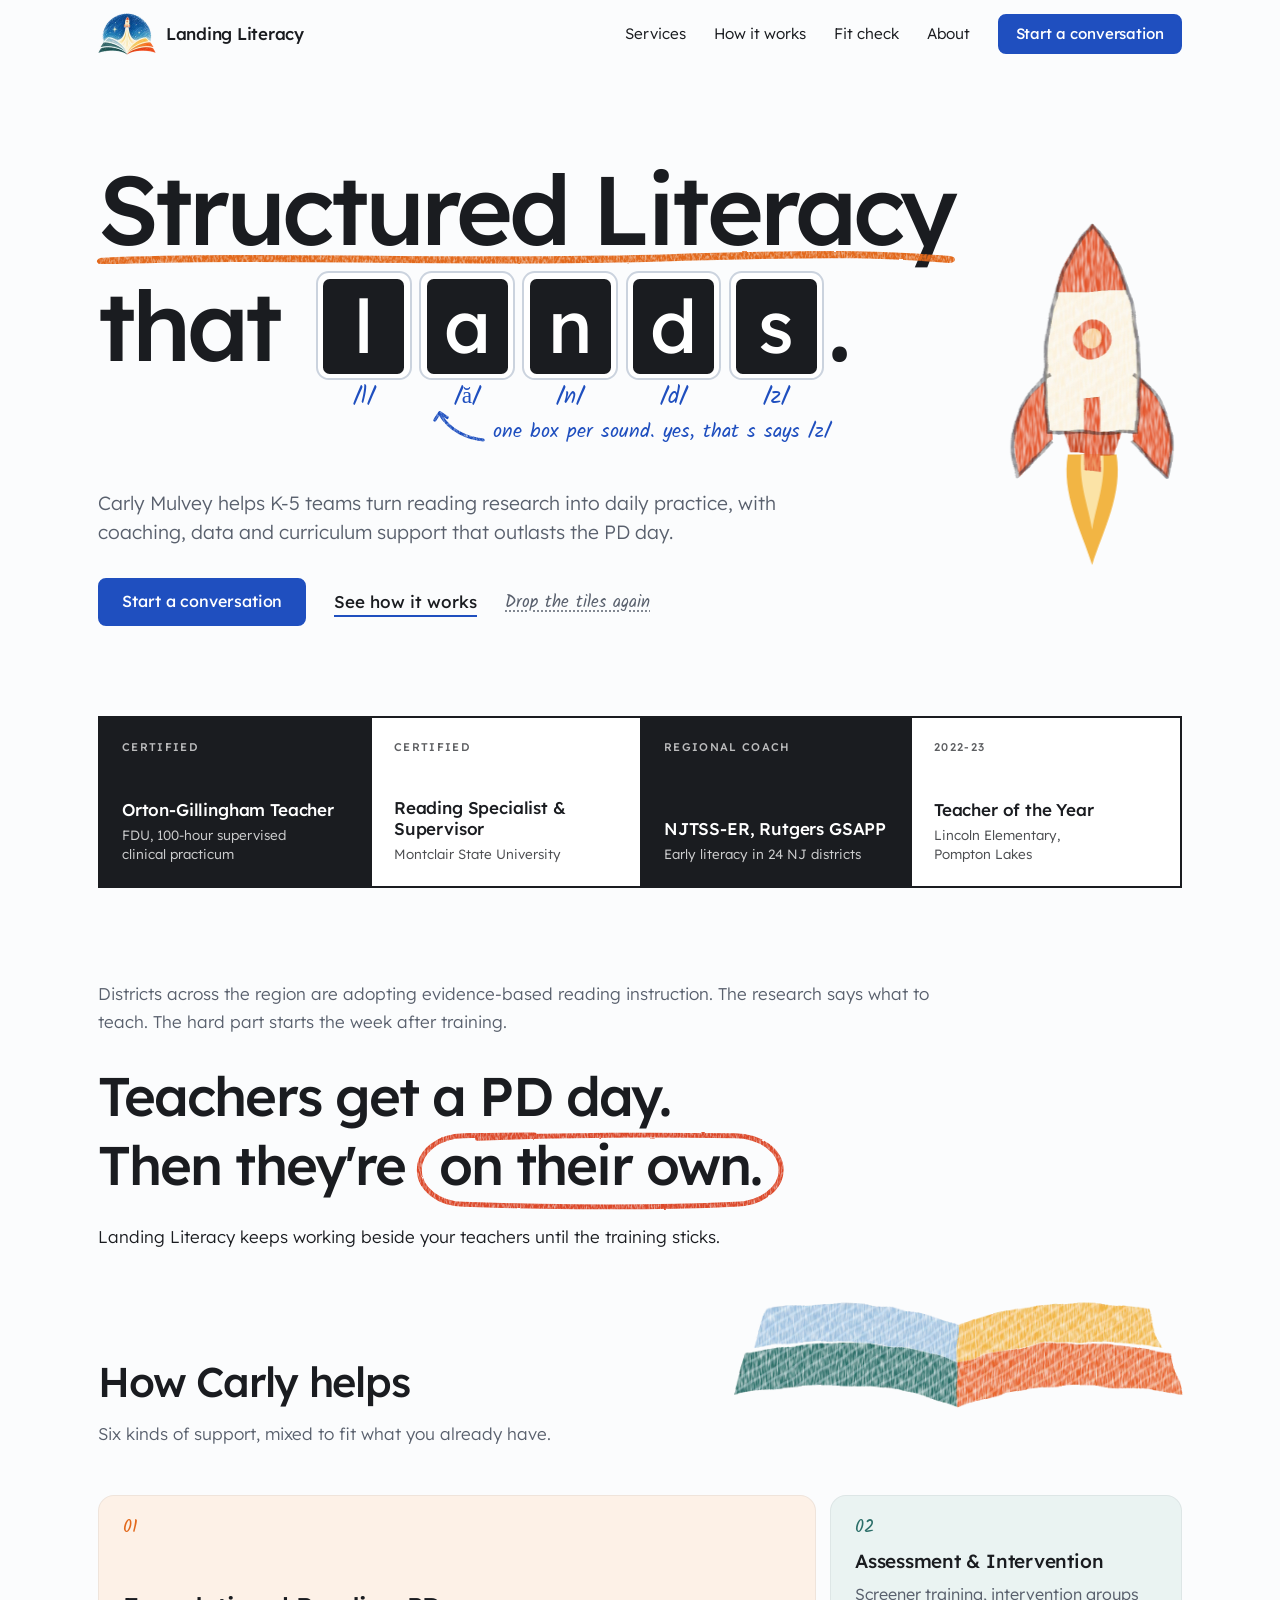
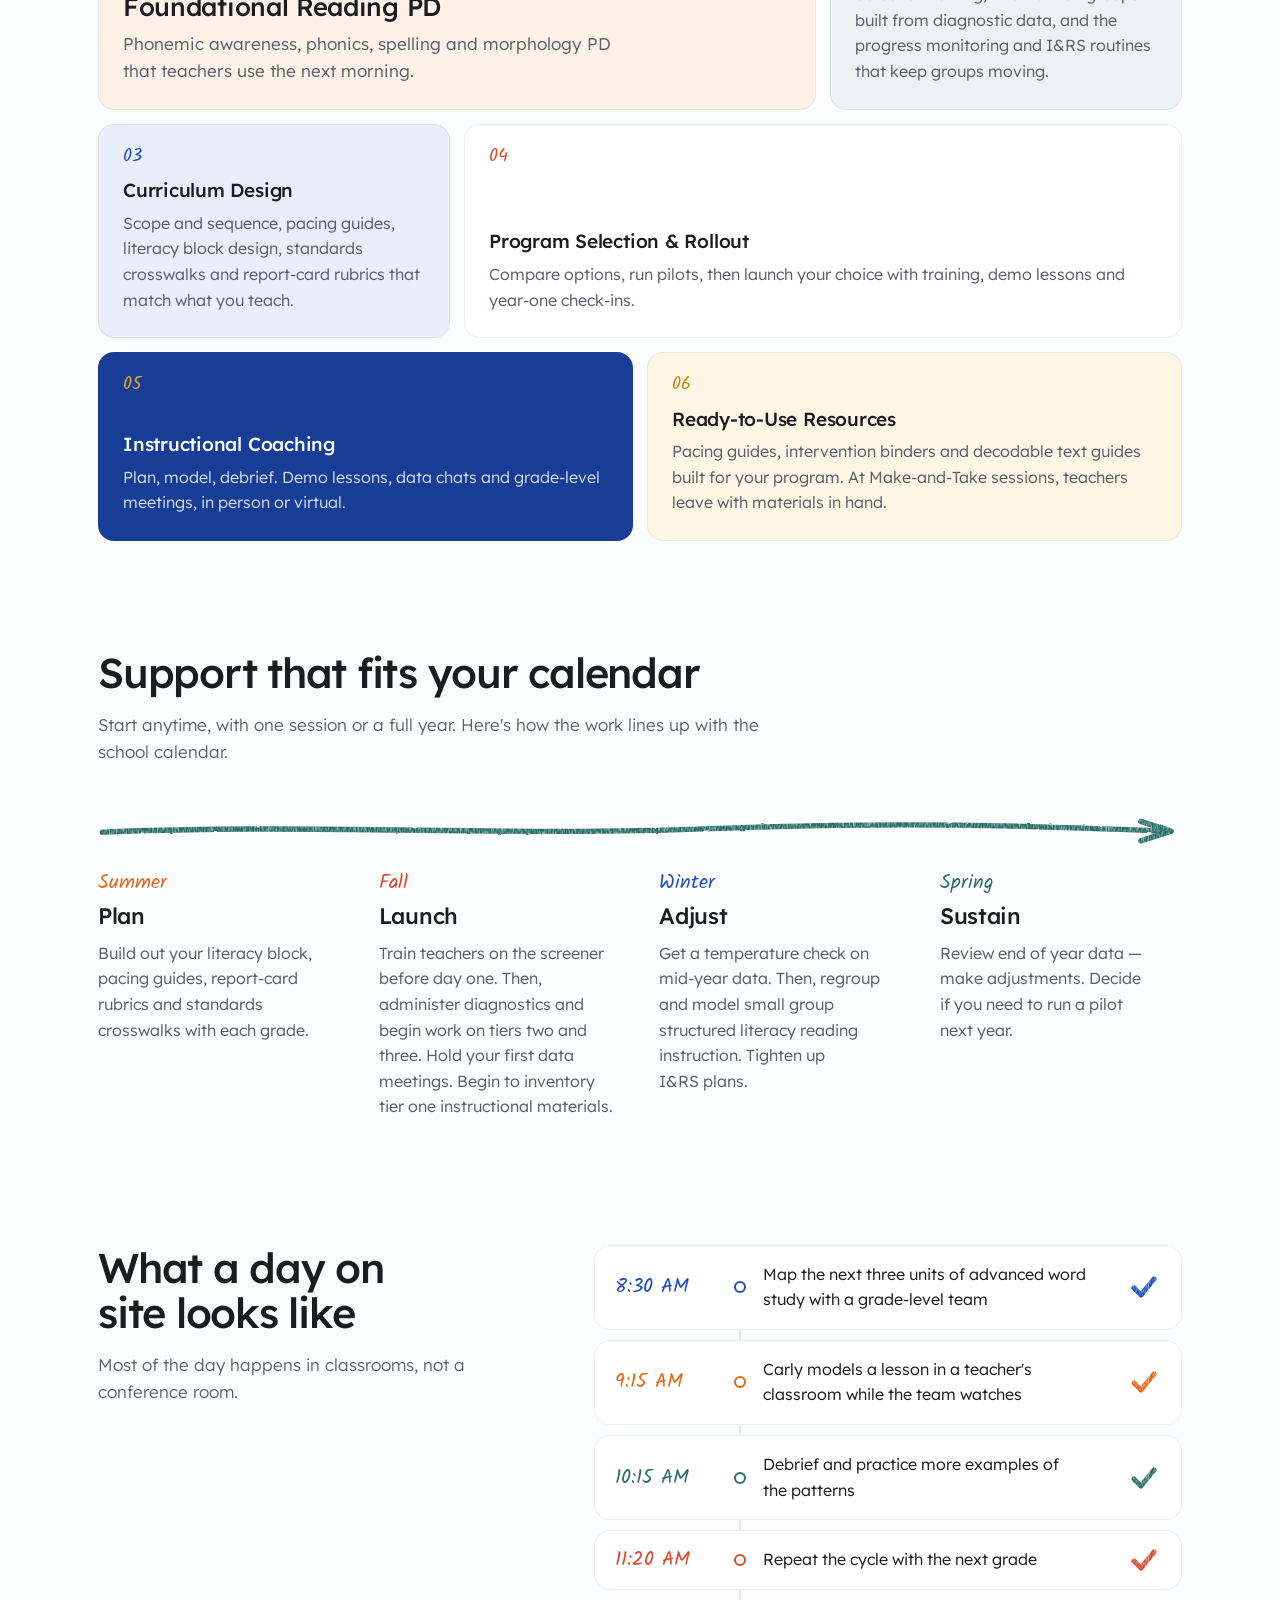
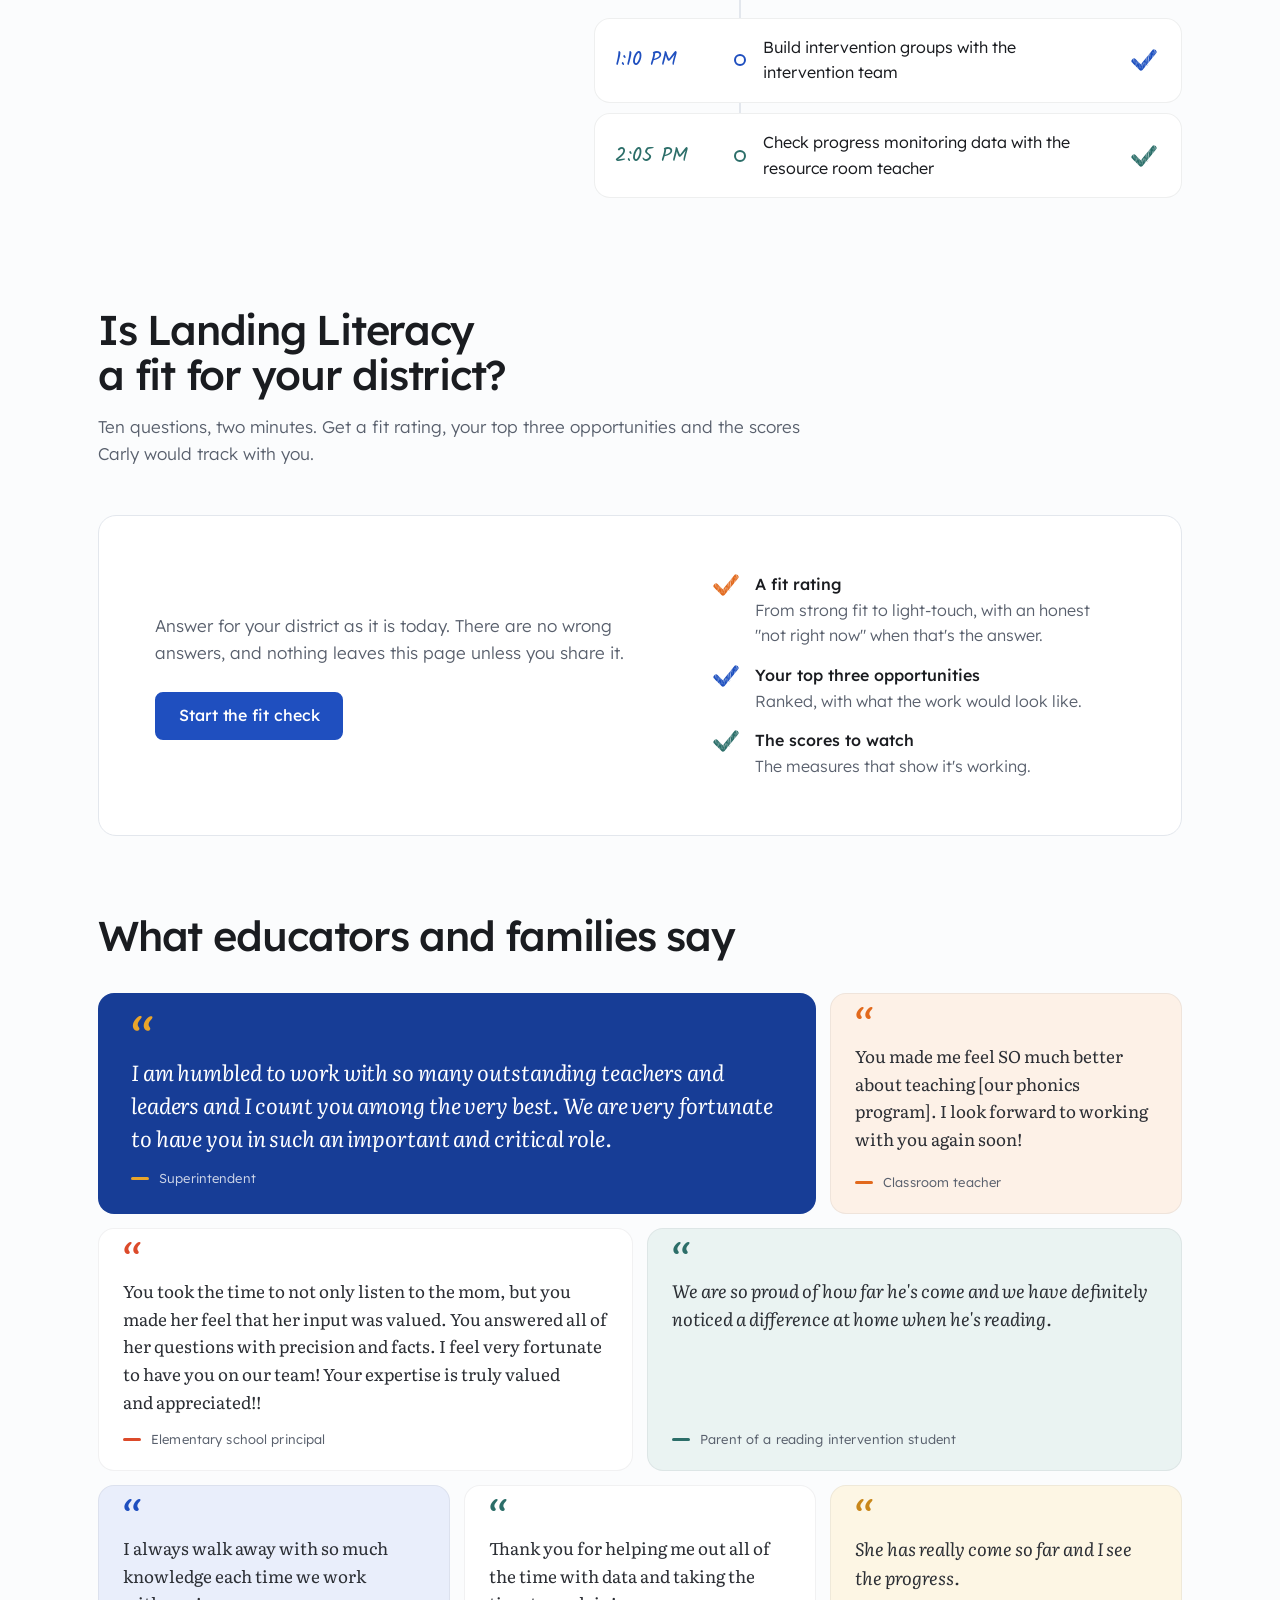
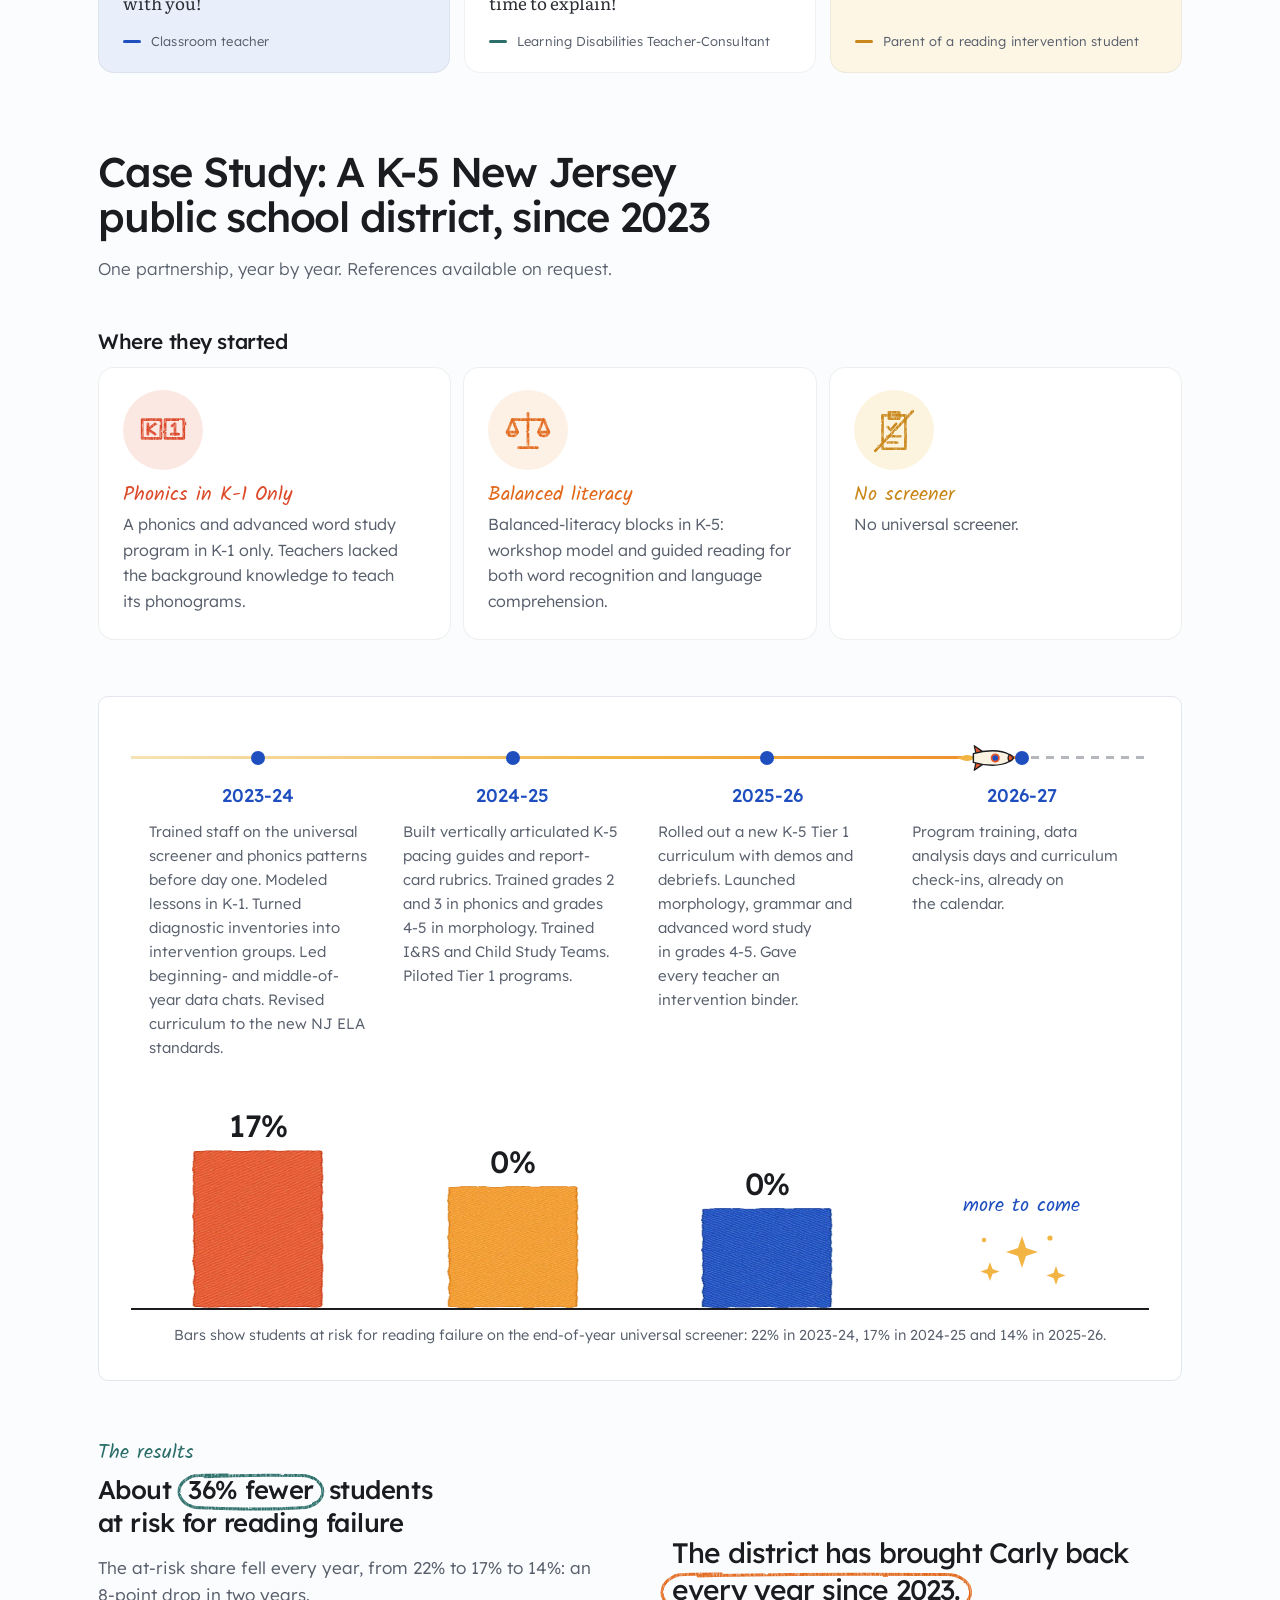
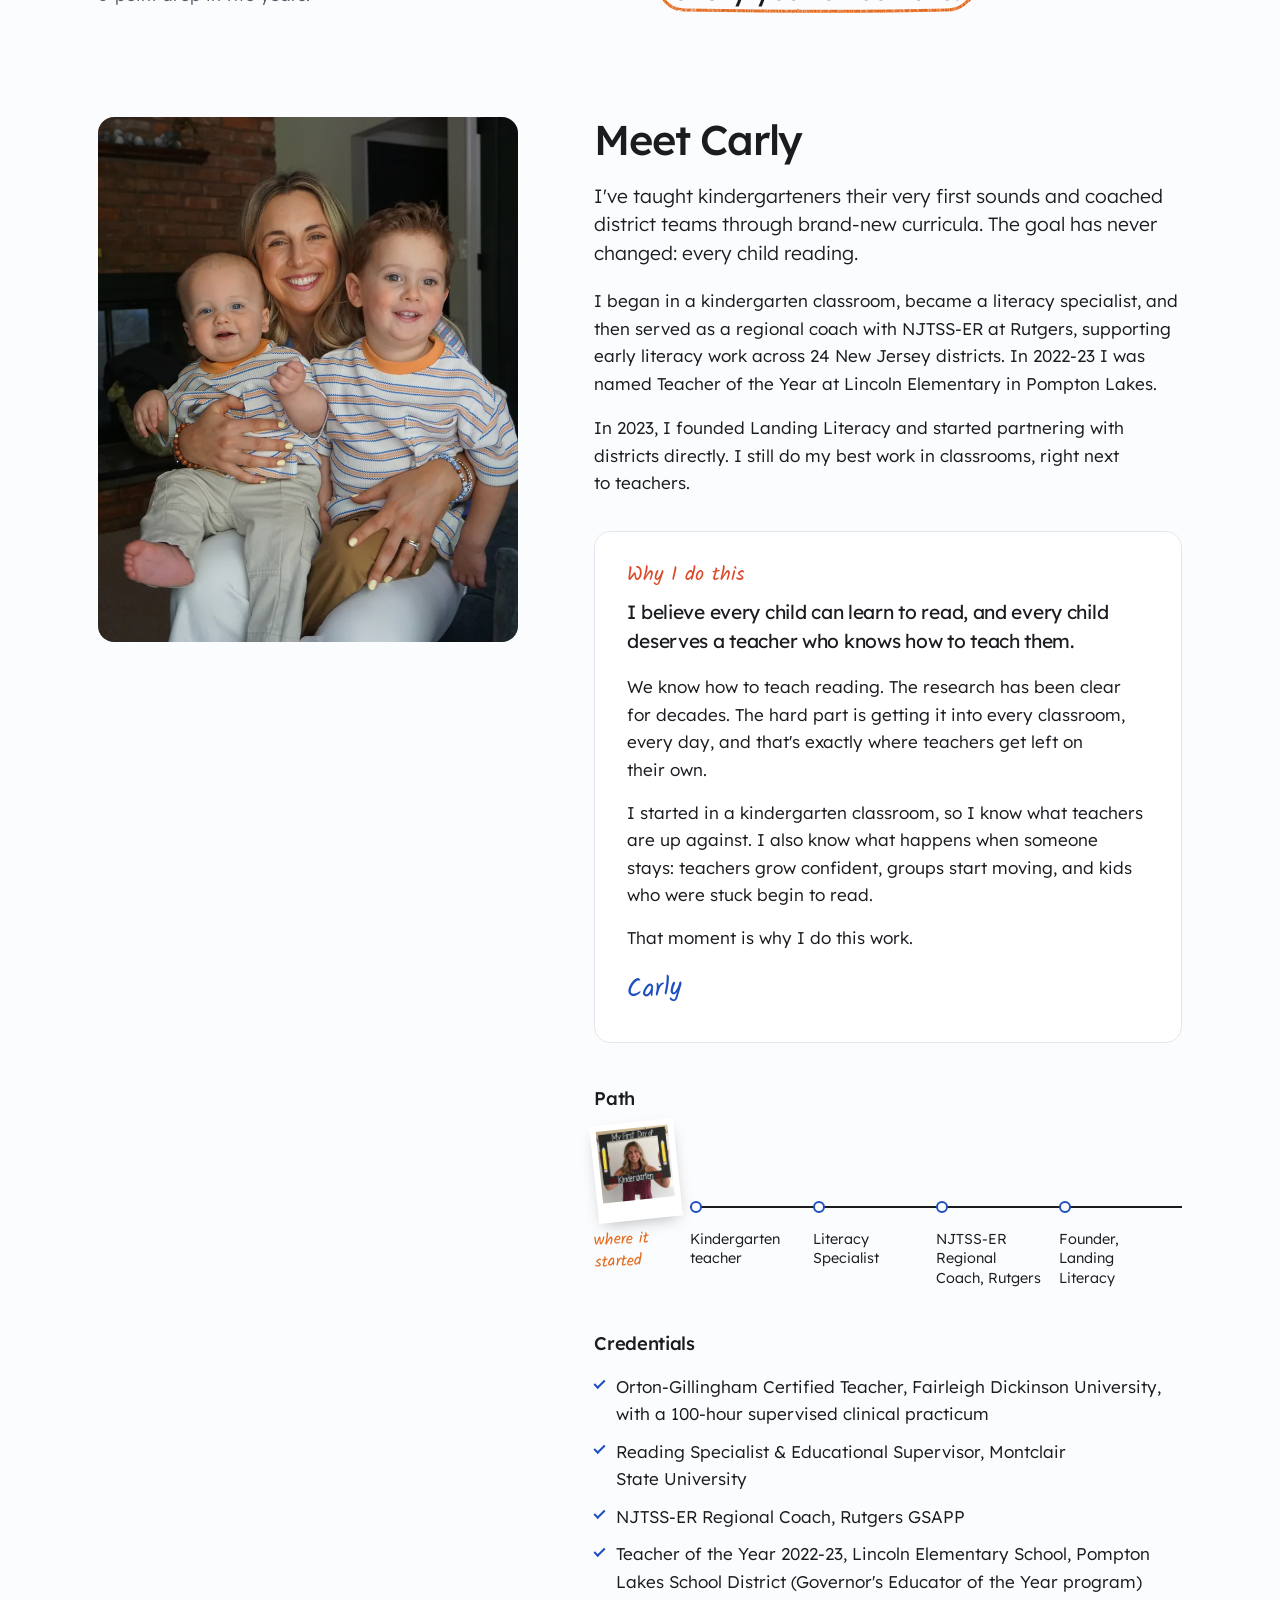
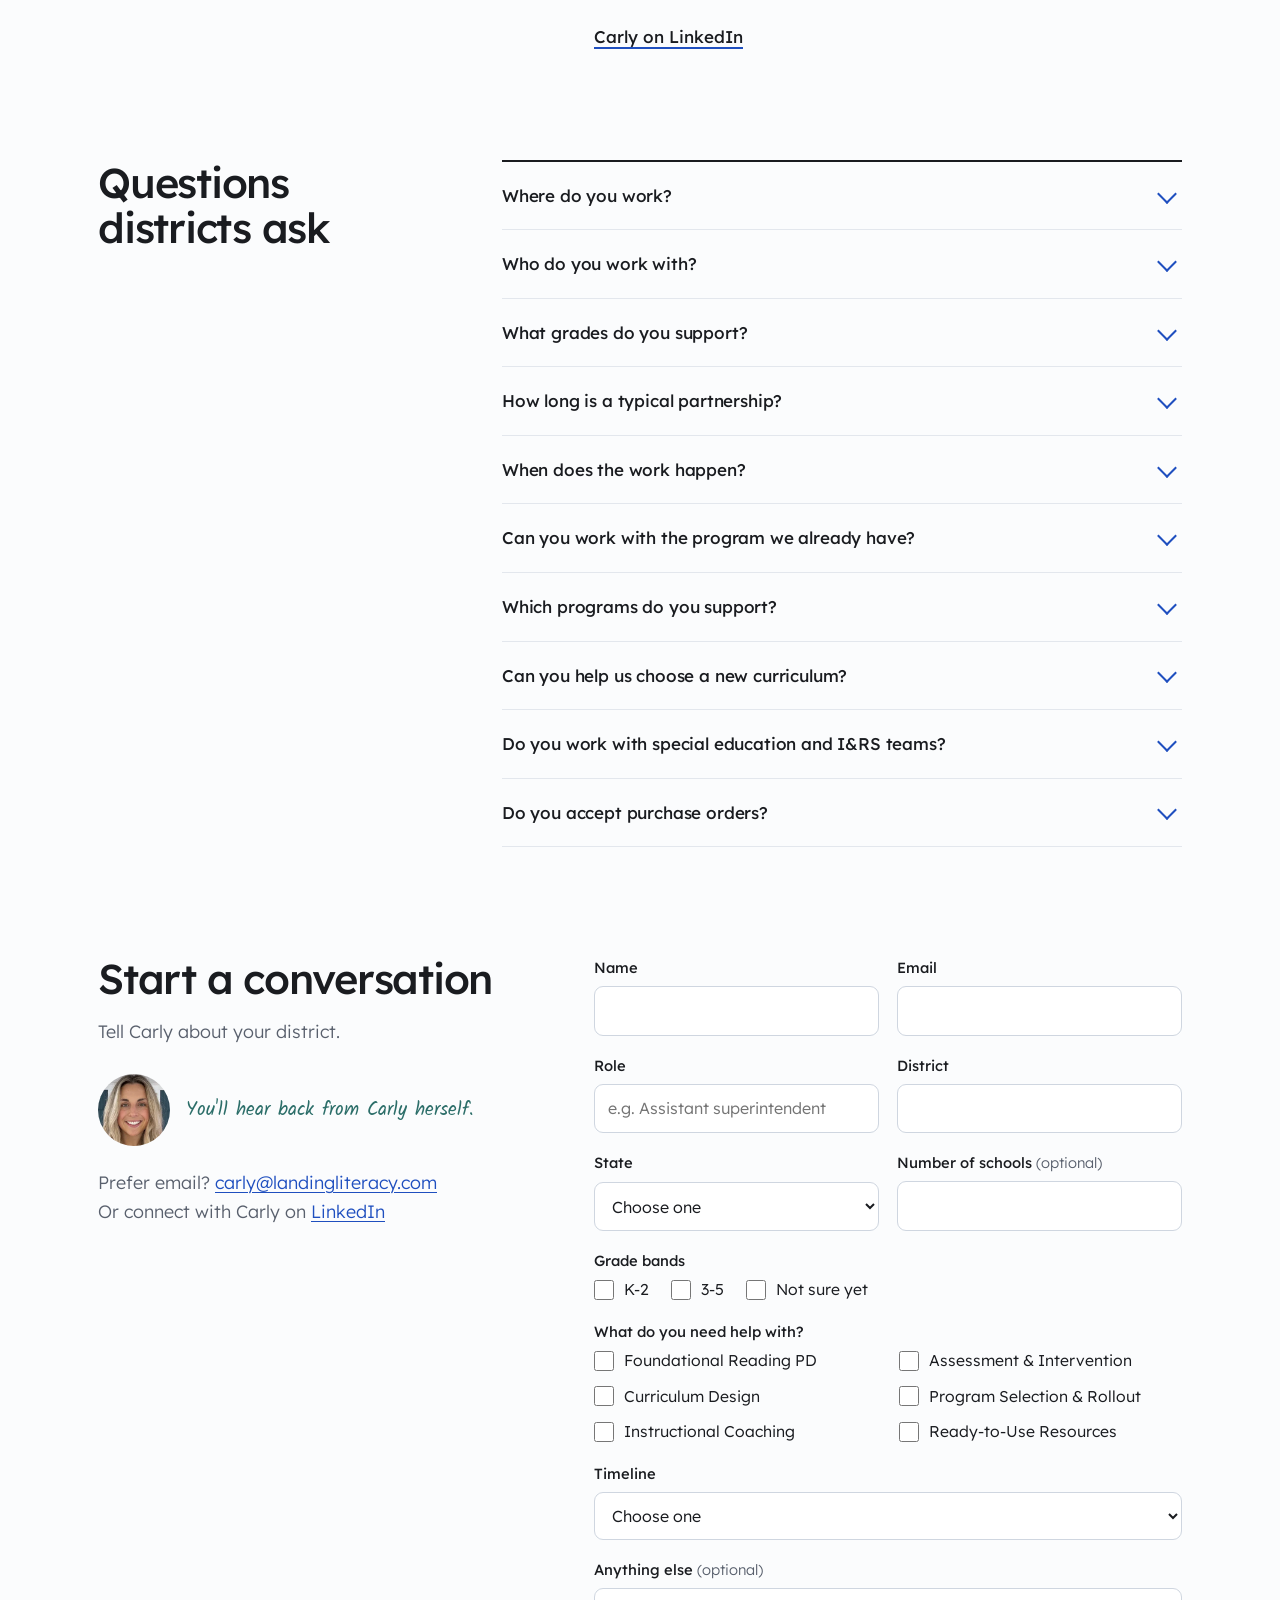
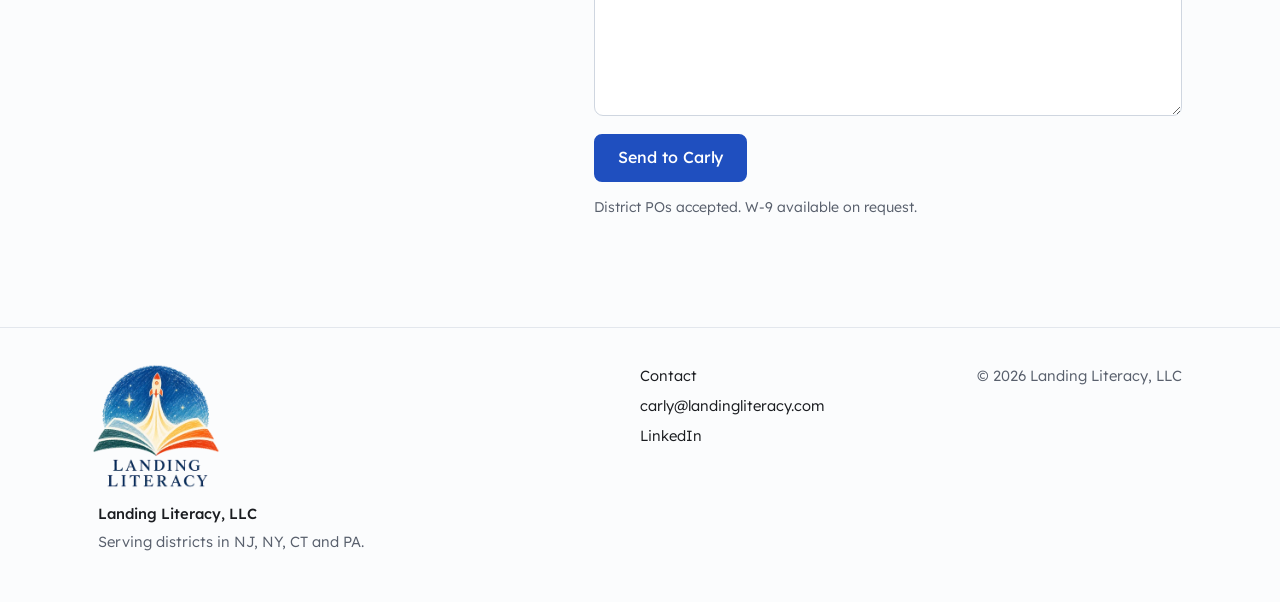
<file: index.html>
<!doctype html>
<html lang="en">
<head>
<meta charset="utf-8">
<meta name="viewport" content="width=device-width, initial-scale=1">
<title>Landing Literacy | Structured literacy consulting for K-5 districts</title>
<meta name="description" content="Carly Mulvey helps K-5 districts in New Jersey, New York, Connecticut and Pennsylvania put structured literacy into practice, with coaching, data and curriculum support that lasts past the PD day.">
<link rel="canonical" href="https://landingliteracy.com/">
<meta name="theme-color" content="#fbfcfd">

<meta property="og:type" content="website">
<meta property="og:url" content="https://landingliteracy.com/">
<meta property="og:title" content="Landing Literacy | Structured literacy that lands">
<meta property="og:description" content="Coaching, data and curriculum support for K-5 reading instruction in NJ, NY, CT and PA.">
<meta property="og:image" content="https://landingliteracy.com/assets/img/og.png?v=2">
<meta name="twitter:card" content="summary_large_image">

<link rel="icon" href="/favicon.ico" sizes="any">
<link rel="icon" href="assets/img/favicon-32.png" type="image/png" sizes="32x32">
<link rel="icon" href="assets/img/favicon-192.png" type="image/png" sizes="192x192">
<link rel="apple-touch-icon" href="assets/img/apple-touch-icon.png?v=2">
<link rel="preload" href="assets/fonts/lexend.woff2" as="font" type="font/woff2" crossorigin>
<link rel="preload" href="assets/fonts/kalam-400.woff2" as="font" type="font/woff2" crossorigin>
<link rel="stylesheet" href="assets/css/site.css?v=33">

<script type="application/ld+json">
{
  "@context": "https://schema.org",
  "@type": "ProfessionalService",
  "name": "Landing Literacy, LLC",
  "url": "https://landingliteracy.com/",
  "image": "https://landingliteracy.com/assets/img/og.png?v=2",
  "description": "Structured literacy consulting for K-5 school districts: foundational reading PD, assessment and intervention, curriculum design, program rollout and instructional coaching.",
  "founder": { "@type": "Person", "name": "Carly Mulvey", "jobTitle": "Founder and Structured Literacy Consultant", "sameAs": ["https://www.linkedin.com/in/carly-mulvey-norman-752683bb/"] },
  "areaServed": [
    { "@type": "State", "name": "New Jersey" },
    { "@type": "State", "name": "New York" },
    { "@type": "State", "name": "Connecticut" },
    { "@type": "State", "name": "Pennsylvania" }
  ],
  "knowsAbout": ["Structured literacy", "Science of reading", "Orton-Gillingham", "Universal screening", "MTSS", "Phonemic awareness", "Phonics", "Morphology"]
}
</script>
</head>
<body>
<a class="skip" href="#main">Skip to content</a>
<svg width="0" height="0" style="position:absolute" aria-hidden="true" focusable="false">
  <filter id="crayon" x="-15%" y="-40%" width="130%" height="180%">
    <feTurbulence type="fractalNoise" baseFrequency="0.09" numOctaves="2" seed="5" result="wob"/>
    <feDisplacementMap in="SourceGraphic" in2="wob" scale="1.8" xChannelSelector="R" yChannelSelector="G" result="rough"/>
    <feTurbulence type="fractalNoise" baseFrequency="0.7 0.22" numOctaves="2" seed="9" result="grain"/>
    <feColorMatrix in="grain" type="matrix" values="0 0 0 0 0  0 0 0 0 0  0 0 0 0 0  0 0 0 -1.25 1.5" result="wax"/>
    <feComposite in="rough" in2="wax" operator="in"/>
  </filter>
  <filter id="crayon-sm" filterUnits="userSpaceOnUse" x="-4" y="-4" width="56" height="56">
    <feTurbulence type="fractalNoise" baseFrequency="0.09" numOctaves="2" seed="5" result="wob"/>
    <feDisplacementMap in="SourceGraphic" in2="wob" scale="1.8" xChannelSelector="R" yChannelSelector="G" result="rough"/>
    <feTurbulence type="fractalNoise" baseFrequency="0.7 0.22" numOctaves="2" seed="9" result="grain"/>
    <feColorMatrix in="grain" type="matrix" values="0 0 0 0 0  0 0 0 0 0  0 0 0 0 0  0 0 0 -1.25 1.5" result="wax"/>
    <feComposite in="rough" in2="wax" operator="in"/>
  </filter>
</svg>

<div class="preview-bar" id="preview-bar" hidden>
  <p>Preview: the inquiry and download forms aren't connected yet, so submissions won't reach Carly.</p>
</div>

<header class="nav" id="top">
  <div class="wrap nav-inner">
    <a class="wordmark" href="#top" aria-label="Landing Literacy, home">
      <img class="mark" src="assets/img/logo-mark-84.webp" srcset="assets/img/logo-mark-84.webp 2x, assets/img/logo-mark-126.webp 3x" width="58" height="42" alt="">
      <span>Landing Literacy</span>
    </a>
    <button class="menu-btn" type="button" aria-expanded="false" aria-controls="site-menu">Menu</button>
    <nav id="site-menu" class="menu" aria-label="Main">
      <a href="#services">Services</a>
      <a href="#how">How it works</a>
      <a href="#fit">Fit check</a>
      <a href="#about">About</a>
      <a class="btn btn-small" href="#contact">Start a conversation</a>
    </nav>
  </div>
</header>

<main id="main">
<div class="ship" id="ship" aria-hidden="true">
  <svg viewBox="-50 -110 100 160">
    <g class="ship-tilt">
      <g class="ship-flame">
        <path fill="#f2b544" d="M-11 -2 C -14 16, -5 32, 0 48 C 5 32, 14 16, 11 -2 Z"/>
        <path fill="#fbe3a6" d="M-5 -2 C -6 12, -2 20, 0 32 C 2 20, 6 12, 5 -2 Z"/>
      </g>
      <image href="assets/img/chart/rocket.webp" x="-50" y="-112" width="100" height="132"/>
    </g>
  </svg>
</div>

<!-- Hero -->
<section class="hero" aria-labelledby="hero-title">
  <div class="wrap">
    <h1 id="hero-title" class="hero-title">
      <span class="hero-line" data-draw>Structured <span class="hero-u">Literacy<svg class="mk mk-under hero-under" viewBox="0 0 600 22" preserveAspectRatio="none" aria-hidden="true"><path d="M6 15 C 120 7, 260 18, 400 11 S 560 9, 594 13"/></svg></span></span>
      <span class="hero-line">that <span class="sr-only">lands.</span><span class="tiles" id="tiles" aria-hidden="true"><span class="box"><button class="tile" type="button" tabindex="-1" data-sound="/l/">l</button></span><span class="box"><button class="tile" type="button" tabindex="-1" data-sound="/ă/">a</button></span><span class="box"><button class="tile" type="button" tabindex="-1" data-sound="/n/">n</button></span><span class="box"><button class="tile" type="button" tabindex="-1" data-sound="/d/">d</button></span><span class="box"><button class="tile" type="button" tabindex="-1" data-sound="/z/">s</button></span></span><span class="dot">.</span></span>
    </h1>
    <div class="hero-note" id="hero-note" aria-hidden="true">
      <svg class="mk hero-arrow" viewBox="0 0 90 60" aria-hidden="true"><path d="M84 54 C 60 52, 30 40, 14 12"/><path d="M6 22 L 14 10 L 26 18"/></svg>
      <span class="hero-note-text"><span>one box per sound.</span> <span>yes, that s says /z/</span></span>
    </div>
    <p class="hero-sub">Carly Mulvey helps K-5 teams turn reading research into daily practice, with coaching, data and curriculum support that outlasts the PD day.</p>
    <div class="ship-start" id="ship-start" aria-hidden="true"></div>
    <div class="hero-actions">
      <a class="btn" href="#contact">Start a conversation</a>
      <a class="link-ink" href="#how">See how it works</a>
      <button class="replay" type="button" id="replay">Drop the tiles again</button>
    </div>
  </div>
</section>

<!-- Credibility -->
<section class="creds" aria-label="Credentials">
  <div class="wrap">
    <ul class="creds-list">
      <li><em>Certified</em><strong>Orton-Gillingham Teacher</strong><span>FDU, 100-hour supervised clinical practicum</span></li>
      <li><em>Certified</em><strong>Reading Specialist &amp; Supervisor</strong><span>Montclair State University</span></li>
      <li><em>Regional coach</em><strong>NJTSS-ER, Rutgers GSAPP</strong><span>Early literacy in 24 NJ districts</span></li>
      <li><em>2022-23</em><strong>Teacher of the Year</strong><span>Lincoln Elementary, Pompton Lakes</span></li>
    </ul>
  </div>
</section>

<!-- Problem -->
<section class="problem" aria-labelledby="problem-title">
  <div class="wrap narrow">
    <p class="kicker-copy">Districts across the region are adopting evidence-based reading instruction. The research says what to teach. The hard part starts the week after training.</p>
    <h2 id="problem-title" class="statement" data-draw>Teachers get a PD day. Then they're
      <span class="circled">on their own.<svg class="mk mk-circle" viewBox="0 0 240 90" preserveAspectRatio="none" aria-hidden="true"><path d="M34 16 C 84 4, 192 6, 226 30 C 244 48, 222 78, 150 83 C 80 88, 14 76, 9 50 C 6 30, 40 13, 84 9"/></svg></span>
    </h2>
    <p class="statement-follow">Landing Literacy keeps working beside your teachers until the training sticks.</p>
    <div class="pad" id="pad" aria-hidden="true">
      <svg viewBox="0 0 300 120">
        <g class="pad-puff"><circle cx="112" cy="30" r="10"/><circle cx="188" cy="30" r="10"/><circle cx="90" cy="26" r="7"/><circle cx="210" cy="26" r="7"/><circle cx="150" cy="22" r="6"/></g>
        <image href="assets/img/chart/book.webp" x="-6" y="8" width="312" height="90"/>
      </svg>
    </div>
  </div>
</section>

<!-- Services -->
<section class="section" id="services" aria-labelledby="services-title">
  <div class="wrap">
    <div class="section-head">
      <h2 id="services-title">How Carly helps</h2>
      <p>Six kinds of support, mixed to fit what you already have.</p>
    </div>
    <div class="services" data-draw>
      <article class="service svc svc-feature">
        <h3>Foundational Reading PD</h3>
        <p>Phonemic awareness, phonics, spelling and morphology PD that teachers use the next morning.</p>
      </article>
      <article class="service svc svc-teal">
        <h3>Assessment &amp; Intervention</h3>
        <p>Screener training, intervention groups built from diagnostic data, and the progress monitoring and I&amp;RS routines that keep groups moving.</p>
      </article>
      <article class="service svc svc-blue">
        <h3>Curriculum Design</h3>
        <p>Scope and sequence, pacing guides, literacy block design, standards crosswalks and report-card rubrics that match what you teach.</p>
      </article>
      <article class="service svc svc-paper">
        <h3>Program Selection &amp; Rollout</h3>
        <p>Compare options, run pilots, then launch your choice with training, demo lessons and year-one check-ins.</p>
      </article>
      <article class="service svc svc-ink">
        <h3>Instructional Coaching</h3>
        <p>Plan, model, debrief. Demo lessons, data chats and grade-level meetings, in person or virtual.</p>
      </article>
      <article class="service svc svc-gold">
        <h3>Ready-to-Use Resources</h3>
        <p>Pacing guides, intervention binders and decodable text guides built for your program. At Make-and-Take sessions, teachers leave with materials in hand.</p>
      </article>
    </div>
  </div>
</section>

<!-- How it works -->
<section class="section how" id="how" aria-labelledby="how-title">
  <div class="wrap">
    <div class="section-head">
      <h2 id="how-title">Support that fits your calendar</h2>
      <p>Start anytime, with one session or a full year. Here's how the work lines up with the school calendar.</p>
    </div>
    <ol class="year" data-draw>
      <svg class="mk year-line" viewBox="0 0 1000 24" preserveAspectRatio="none" aria-hidden="true"><path d="M4 14 C 200 6, 380 18, 560 11 S 860 8, 980 13"/><path d="M962 4 L 990 13 L 962 22"/></svg>
      <li class="season">
        <p class="season-name">Summer</p>
        <h3>Plan</h3>
        <p>Build out your literacy block, pacing guides, report-card rubrics and standards crosswalks with each grade.</p>
      </li>
      <li class="season">
        <p class="season-name">Fall</p>
        <h3>Launch</h3>
        <p>Train teachers on the screener before day one. Then, administer diagnostics and begin work on tiers two and three. Hold your first data meetings. Begin to inventory tier one instructional materials.</p>
      </li>
      <li class="season">
        <p class="season-name">Winter</p>
        <h3>Adjust</h3>
        <p>Get a temperature check on mid-year data. Then, regroup and model small group structured literacy reading instruction. Tighten up I&amp;RS plans.</p>
      </li>
      <li class="season">
        <p class="season-name">Spring</p>
        <h3>Sustain</h3>
        <p>Review end of year data &mdash; make adjustments. Decide if you need to run a pilot next year.</p>
      </li>
    </ol>
  </div>
</section>

<!-- A day on site -->
<section class="section day" id="day" aria-labelledby="day-title">
  <div class="wrap day-grid">
    <div class="day-intro">
      <h2 id="day-title">What a day on site looks like</h2>
      <p>Most of the day happens in classrooms, not a conference room.</p>
    </div>
    <ol class="agenda" data-draw>
      <li><span class="agenda-time">8:30 AM</span><span class="agenda-what">Map the next three units of advanced word study with a grade-level team</span><svg class="mk tick" viewBox="0 0 26 22" aria-hidden="true"><path d="M3 12 L 10 19 L 23 3"/></svg></li>
      <li><span class="agenda-time">9:15 AM</span><span class="agenda-what">Carly models a lesson in a teacher's classroom while the team watches</span><svg class="mk tick" viewBox="0 0 26 22" aria-hidden="true"><path d="M3 12 L 10 19 L 23 3"/></svg></li>
      <li><span class="agenda-time">10:15 AM</span><span class="agenda-what">Debrief and practice more examples of the patterns</span><svg class="mk tick" viewBox="0 0 26 22" aria-hidden="true"><path d="M3 12 L 10 19 L 23 3"/></svg></li>
      <li><span class="agenda-time">11:20 AM</span><span class="agenda-what">Repeat the cycle with the next grade</span><svg class="mk tick" viewBox="0 0 26 22" aria-hidden="true"><path d="M3 12 L 10 19 L 23 3"/></svg></li>
      <li><span class="agenda-time">1:10 PM</span><span class="agenda-what">Build intervention groups with the intervention team</span><svg class="mk tick" viewBox="0 0 26 22" aria-hidden="true"><path d="M3 12 L 10 19 L 23 3"/></svg></li>
      <li><span class="agenda-time">2:05 PM</span><span class="agenda-what">Check progress monitoring data with the resource room teacher</span><svg class="mk tick" viewBox="0 0 26 22" aria-hidden="true"><path d="M3 12 L 10 19 L 23 3"/></svg></li>
    </ol>
  </div>
</section>

<!-- Fit check -->
<section class="section fit" id="fit" aria-labelledby="fit-title">
  <div class="wrap">
    <div class="section-head">
      <h2 id="fit-title">Is Landing Literacy a fit for your district?</h2>
      <p>Ten questions, two minutes. Get a fit rating, your top three opportunities and the scores Carly would track with you.</p>
    </div>
    <div class="fit-panel" id="fit-panel">
      <div class="fit-start" id="fit-start" data-draw>
        <div>
          <p>Answer for your district as it is today. There are no wrong answers, and nothing leaves this page unless you share it.</p>
          <button class="btn" type="button" id="fit-begin">Start the fit check</button>
        </div>
        <ul class="fit-get">
          <li><svg class="mk" viewBox="0 0 26 22" aria-hidden="true"><path d="M3 12 L 10 19 L 23 3"/></svg><p><strong>A fit rating</strong><span>From strong fit to light-touch, with an honest "not right now" when that's the answer.</span></p></li>
          <li><svg class="mk" viewBox="0 0 26 22" aria-hidden="true"><path d="M3 12 L 10 19 L 23 3"/></svg><p><strong>Your top three opportunities</strong><span>Ranked, with what the work would look like.</span></p></li>
          <li><svg class="mk" viewBox="0 0 26 22" aria-hidden="true"><path d="M3 12 L 10 19 L 23 3"/></svg><p><strong>The scores to watch</strong><span>The measures that show it's working.</span></p></li>
        </ul>
      </div>
      <div class="fit-q" id="fit-q" hidden>
        <div class="fit-progress"><span id="fit-count">1 of 10</span><span class="fit-bar"><span id="fit-bar-fill"></span></span></div>
        <fieldset>
          <legend id="fit-question"></legend>
          <div class="fit-options" id="fit-options"></div>
        </fieldset>
        <button class="fit-back" type="button" id="fit-back">Back</button>
      </div>
      <div class="fit-result" id="fit-result" hidden tabindex="-1" aria-live="polite"></div>
    </div>
  </div>
</section>

<!-- Proof -->
<section class="section proof" id="proof" aria-labelledby="proof-title">
  <div class="wrap">
    <div class="section-head">
      <h2 id="proof-title">What educators and families say</h2>
      <p class="swipe-hint" aria-hidden="true">swipe &rarr;</p>
    </div>
    <div class="quotes" data-draw>
      <!-- PENDING PERMISSION -->
      <figure class="quote q-feature">
        <blockquote><p>I am humbled to work with so many outstanding teachers and leaders and I count you among the very best. We are very fortunate to have you in such an important and critical role.</p></blockquote>
        <figcaption>Superintendent</figcaption>
      </figure>
      <!-- PENDING PERMISSION -->
      <figure class="quote q-orange">
        <blockquote><p>You made me feel SO much better about teaching [our phonics program]. I look forward to working with you again soon!</p></blockquote>
        <figcaption>Classroom teacher</figcaption>
      </figure>
      <!-- PENDING PERMISSION -->
      <figure class="quote q-paper">
        <blockquote><p>You took the time to not only listen to the mom, but you made her feel that her input was valued. You answered all of her questions with precision and facts. I feel very fortunate to have you on our team! Your expertise is truly valued and appreciated!!</p></blockquote>
        <figcaption>Elementary school principal</figcaption>
      </figure>
      <figure class="quote q-teal">
        <blockquote><p>We are so proud of how far he's come and we have definitely noticed a difference at home when he's reading.</p></blockquote>
        <figcaption>Parent of a reading intervention student</figcaption>
      </figure>
      <!-- PENDING PERMISSION -->
      <figure class="quote q-blue">
        <blockquote><p>I always walk away with so much knowledge each time we work with you!</p></blockquote>
        <figcaption>Classroom teacher</figcaption>
      </figure>
      <!-- PENDING PERMISSION -->
      <figure class="quote q-paper">
        <blockquote><p>Thank you for helping me out all of the time with data and taking the time to explain!</p></blockquote>
        <figcaption>Learning Disabilities Teacher-Consultant</figcaption>
      </figure>
      <figure class="quote q-gold">
        <blockquote><p>She has really come so far and I see the progress.</p></blockquote>
        <figcaption>Parent of a reading intervention student</figcaption>
      </figure>
    </div>
  </div>
</section>

<!-- Case study (anonymized) -->
<section class="section story" id="story" aria-labelledby="story-title">
  <div class="wrap">
    <div class="section-head">
      <h2 id="story-title">Case Study: A K-5 New Jersey public school district, since 2023</h2>
      <p>One partnership, year by year. References available on request.</p>
    </div>
    <div class="story-start">
      <h3>Where they started</h3>
      <ul class="start-tiles" data-draw>
        <li class="start-tile">
          <span class="start-badge"><svg class="mk" viewBox="0 0 48 48" aria-hidden="true"><path d="M4 14 h18 v18 h-18 Z"/><path d="M9.5 18 L 9.5 28"/><path d="M16.5 18 L 9.5 23.5 L 16.5 28"/><path d="M26 14 h18 v18 h-18 Z"/><path d="M32.5 20 L 35.5 18 L 35.5 28"/><path d="M32 28 L 39 28"/></svg></span>
          <p class="start-label">Phonics in K-1 Only</p>
          <p>A phonics and advanced word study program in K-1 only. Teachers lacked the background knowledge to teach its phonograms.</p>
        </li>
        <li class="start-tile">
          <span class="start-badge"><svg class="mk" viewBox="0 0 48 48" aria-hidden="true"><path d="M24 8 L 24 38"/><path d="M15 41 L 33 41"/><path d="M9 14 L 39 14"/><path d="M9 14 L 4 26 L 14 26 Z"/><path d="M39 14 L 34 26 L 44 26 Z"/><path d="M4 26 C 5 31, 13 31, 14 26"/><path d="M34 26 C 35 31, 43 31, 44 26"/></svg></span>
          <p class="start-label">Balanced literacy</p>
          <p>Balanced-literacy blocks in K-5: workshop model and guided reading for both word recognition and language comprehension.</p>
        </li>
        <li class="start-tile">
          <span class="start-badge"><svg class="mk" viewBox="0 0 48 48" aria-hidden="true"><path d="M13 10 L 35 10 L 35 42 L 13 42 Z"/><path d="M19 7 L 29 7 L 29 13 L 19 13 Z"/><path d="M18 21 L 21 24 L 26 18"/><path d="M18 30 L 30 30"/><path d="M18 36 L 27 36"/><path d="M6 44 L 42 6"/></svg></span>
          <p class="start-label">No screener</p>
          <p>No universal screener.</p>
        </li>
      </ul>
    </div>

    <figure class="journey" id="journey" aria-labelledby="journey-caption">
      <div class="journey-track" aria-hidden="true">
        <span class="track-line"></span>
        <span class="track-trail"></span>
        <span class="rocket"><svg viewBox="0 0 64 32" width="56" height="28"><path class="rocket-flame" d="M14 16 C 8 10, 2 13, -6 16 C 2 19, 8 22, 14 16 Z"/><path class="rocket-fin" d="M24 9 L 14 2 L 16 11 Z M24 23 L 14 30 L 16 21 Z"/><path class="rocket-body" d="M13 11 C 26 7, 44 6, 54 12 C 60 15, 60 17, 54 20 C 44 26, 26 25, 13 21 Z"/><path class="rocket-fin" d="M54 12 C 60 15, 60 17, 54 20 C 52 17, 52 15, 54 12 Z"/><circle class="rocket-window" cx="38" cy="16" r="4.2"/></svg></span>
      </div>
      <ol class="journey-years">
        <li class="jy" style="--v:22; --i:0">
          <p class="jy-year">2023-24</p>
          <p class="jy-work">Trained staff on the universal screener and phonics patterns before day one. Modeled lessons in K-1. Turned diagnostic inventories into intervention groups. Led beginning- and middle-of-year data chats. Revised curriculum to the new NJ ELA standards.</p>
          <div class="jy-chart"><span class="jy-val" data-count="22">22%</span><span class="jy-bar jy-red"></span></div>
        </li>
        <li class="jy" style="--v:17; --i:1">
          <p class="jy-year">2024-25</p>
          <p class="jy-work">Built vertically articulated K-5 pacing guides and report-card rubrics. Trained grades 2 and 3 in phonics and grades 4-5 in morphology. Trained I&amp;RS and Child Study Teams. Piloted Tier 1 programs.</p>
          <div class="jy-chart"><span class="jy-val" data-count="17">17%</span><span class="jy-bar jy-amber"></span></div>
        </li>
        <li class="jy" style="--v:14; --i:2">
          <p class="jy-year">2025-26</p>
          <p class="jy-work">Rolled out a new K-5 Tier 1 curriculum with demos and debriefs. Launched morphology, grammar and advanced word study in grades 4-5. Gave every teacher an intervention binder.</p>
          <div class="jy-chart"><span class="jy-val" data-count="14">14%</span><span class="jy-bar jy-blue"></span></div>
        </li>
        <li class="jy jy-next" style="--i:3">
          <p class="jy-year">2026-27</p>
          <p class="jy-work">Program training, data analysis days and curriculum check-ins, already on the calendar.</p>
          <div class="jy-chart">
            <p class="jy-note">more to come</p>
            <svg class="jy-stars" viewBox="0 0 120 70" aria-hidden="true"><path class="star" style="--d:0s" d="M60 14 l4 12 l12 4 l-12 4 l-4 12 l-4 -12 l-12 -4 l12 -4 Z"/><path class="star" style="--d:.15s" d="M28 40 l2.5 7 l7 2.5 l-7 2.5 l-2.5 7 l-2.5 -7 l-7 -2.5 l7 -2.5 Z"/><path class="star" style="--d:.3s" d="M94 44 l2.5 7 l7 2.5 l-7 2.5 l-2.5 7 l-2.5 -7 l-7 -2.5 l7 -2.5 Z"/><circle class="star" style="--d:.2s" cx="88" cy="16" r="2.6"/><circle class="star" style="--d:.35s" cx="22" cy="18" r="2.2"/></svg>
          </div>
        </li>
      </ol>
      <figcaption id="journey-caption" class="journey-caption">Bars show students at risk for reading failure on the end-of-year universal screener: 22% in 2023-24, 17% in 2024-25 and 14% in 2025-26.</figcaption>
    </figure>

    <div class="story-outro">
    <div class="results" data-draw>
      <p class="results-kicker">The results</p>
      <h3 class="results-title">About <span class="circled">36% fewer<svg class="mk mk-circle" viewBox="0 0 240 90" preserveAspectRatio="none" aria-hidden="true"><path d="M34 16 C 84 4, 192 6, 226 30 C 244 48, 222 78, 150 83 C 80 88, 14 76, 9 50 C 6 30, 40 13, 84 9"/></svg></span> students at risk for reading failure</h3>
      <p>The at-risk share fell every year, from 22% to 17% to 14%: an 8-point drop in two years.</p>
    </div>
    <p class="story-result" data-draw>The district has brought Carly back <span class="circled">every year since 2023.<svg class="mk mk-circle" viewBox="0 0 240 90" preserveAspectRatio="none" aria-hidden="true"><path d="M34 16 C 84 4, 192 6, 226 30 C 244 48, 222 78, 150 83 C 80 88, 14 76, 9 50 C 6 30, 40 13, 84 9"/></svg></span></p>
    </div>
    <p class="outcomes" id="outcomes" hidden></p>
  </div>
</section>

<!-- About -->
<section class="section about" id="about" aria-labelledby="about-title">
  <div class="wrap about-grid">
    <div class="about-photo">
      <img class="about-img" src="assets/img/carly-about-family.webp" alt="Carly Mulvey smiling at home with her two young sons" width="800" height="1000" loading="lazy">
    </div>
    <div class="about-copy">
      <h2 id="about-title">Meet Carly</h2>
<p class="lead">I've taught kindergarteners their very first sounds and coached district teams through brand-new curricula. The goal has never changed: every child reading.</p>
      <p>I began in a kindergarten classroom, became a literacy specialist, and then served as a regional coach with NJTSS-ER at Rutgers, supporting early literacy work across 24 New Jersey districts. In 2022-23 I was named Teacher of the Year at Lincoln Elementary in Pompton Lakes.</p>
      <p>In 2023, I founded Landing Literacy and started partnering with districts directly. I still do my best work in classrooms, right next to teachers.</p>

      <figure class="why">
        <h3 class="why-title">Why I do this</h3>
        <blockquote>
          <p class="why-lead">I believe every child can learn to read, and every child deserves a teacher who knows how to teach them.</p>
          <p>We know how to teach reading. The research has been clear for decades. The hard part is getting it into every classroom, every day, and that's exactly where teachers get left on their own.</p>
          <p>I started in a kindergarten classroom, so I know what teachers are up against. I also know what happens when someone stays: teachers grow confident, groups start moving, and kids who were stuck begin to read.</p>
          <p>That moment is why I do this work.</p>
        </blockquote>
        <figcaption>Carly</figcaption>
      </figure>

      <h3 class="about-sub">Path</h3>
      <ol class="path" data-draw>
        <li class="path-first">
          <div class="polaroid"><img src="assets/img/first-day-kindergarten.webp" alt="Carly on her first day teaching kindergarten, holding a My First Day of Kindergarten frame" width="320" height="320" loading="lazy"></div>
          <span class="path-note">where it started</span>
        </li>
        <li>Kindergarten teacher</li>
        <li>Literacy Specialist</li>
        <li>NJTSS-ER Regional Coach, Rutgers</li>
        <li>Founder, Landing Literacy</li>
      </ol>

      <h3 class="about-sub">Credentials</h3>
      <ul class="cred-list">
        <li>Orton-Gillingham Certified Teacher, Fairleigh Dickinson University, with a 100-hour supervised clinical practicum</li>
        <li>Reading Specialist &amp; Educational Supervisor, Montclair State University</li>
        <!-- UNDERGRAD DEGREE goes here -->
        <li>NJTSS-ER Regional Coach, Rutgers GSAPP</li>
        <li>Teacher of the Year 2022-23, Lincoln Elementary School, Pompton Lakes School District (Governor's Educator of the Year program)</li>
      </ul>
      <p class="about-link"><a class="link-ink" href="https://www.linkedin.com/in/carly-mulvey-norman-752683bb/" target="_blank" rel="noopener">Carly on LinkedIn</a></p>
    </div>
  </div>
</section>

<!-- FAQ -->
<section class="section faq" id="faq" aria-labelledby="faq-title">
  <div class="wrap narrow">
    <h2 id="faq-title">Questions districts ask</h2>
    <div class="faq-list">
      <details><summary>Where do you work?</summary><p>School districts in New Jersey, New York, Connecticut and Pennsylvania. Carly works on site, in classrooms and team meetings, with short virtual check-ins between visits.</p></details>
      <details><summary>Who do you work with?</summary><p>School districts. Carly works with administrators, coaches, teachers, interventionists and special education teams.</p></details>
      <details><summary>What grades do you support?</summary><p>K-5.</p></details>
      <details><summary>How long is a typical partnership?</summary><p>Carly offers single PD sessions and workshops, but a full school year works best: training, then coaching, data chats and check-ins. Many districts return year after year.</p></details>
      <details><summary>When does the work happen?</summary><p>All school year, plus summer planning.</p></details>
      <details><summary>Can you work with the program we already have?</summary><p>Yes. Most partnerships start with the program you own: filling its gaps, pacing it and coaching teachers to teach it well.</p></details>
      <details><summary>Which programs do you support?</summary><p>Most structured literacy programs, screeners and diagnostic assessments in elementary classrooms. Not sure about yours? Just ask.</p></details>
      <details><summary>Can you help us choose a new curriculum?</summary><p>Yes. Carly helps teams weigh options against the research, run pilots and roll out their choice.</p></details>
      <details><summary>Do you work with special education and I&amp;RS teams?</summary><p>Yes. Carly trains Child Study Teams on literacy screening, guides I&amp;RS procedures and goals, and plans with resource room teachers.</p></details>
      <details><summary>Do you accept purchase orders?</summary><p>Yes. Carly accepts district purchase orders and provides a W-9 on request.</p></details>
    </div>
  </div>
</section>

<!-- Contact -->
<section class="section contact" id="contact" aria-labelledby="contact-title">
  <div class="wrap contact-grid">
    <div class="contact-side">
      <h2 id="contact-title">Start a conversation</h2>
      <p>Tell Carly about your district.</p>
      <div class="avatar-row">
        <img class="avatar" src="assets/img/carly-avatar.webp?v=4" alt="Carly Mulvey" width="240" height="240" loading="lazy">
        <p class="avatar-note" id="reply-note">You'll hear back from Carly herself.</p>
      </div>
      <p class="contact-alt" id="contact-alt" hidden></p>
    </div>

    <form class="inquiry" id="inquiry" novalidate>
      <div class="field-row">
        <label class="field"><span>Name</span><input name="name" autocomplete="name" required></label>
        <label class="field"><span>Email</span><input name="email" type="email" autocomplete="email" required></label>
      </div>
      <div class="field-row">
        <label class="field"><span>Role</span><input name="role" placeholder="e.g. Assistant superintendent" required></label>
        <label class="field"><span>District</span><input name="district" autocomplete="organization" required></label>
      </div>
      <div class="field-row">
        <label class="field"><span>State</span>
          <select name="state" required>
            <option value="">Choose one</option>
            <option>NJ</option><option>NY</option><option>CT</option><option>PA</option><option>Other</option>
          </select>
        </label>
        <label class="field"><span>Number of schools <em>(optional)</em></span><input name="schools" type="number" min="1" inputmode="numeric"></label>
      </div>
      <fieldset class="field">
        <legend>Grade bands</legend>
        <div class="checks">
          <label><input type="checkbox" name="grades" value="K-2"> K-2</label>
          <label><input type="checkbox" name="grades" value="3-5"> 3-5</label>
          <label><input type="checkbox" name="grades" value="Not sure yet"> Not sure yet</label>
        </div>
      </fieldset>
      <fieldset class="field">
        <legend>What do you need help with?</legend>
        <div class="checks checks-2">
          <label><input type="checkbox" name="services" value="Foundational Reading PD"> Foundational Reading PD</label>
          <label><input type="checkbox" name="services" value="Assessment & Intervention"> Assessment &amp; Intervention</label>
          <label><input type="checkbox" name="services" value="Curriculum Design"> Curriculum Design</label>
          <label><input type="checkbox" name="services" value="Program Selection & Rollout"> Program Selection &amp; Rollout</label>
          <label><input type="checkbox" name="services" value="Instructional Coaching"> Instructional Coaching</label>
          <label><input type="checkbox" name="services" value="Ready-to-Use Resources"> Ready-to-Use Resources</label>
        </div>
      </fieldset>
      <label class="field"><span>Timeline</span>
        <select name="timeline">
          <option value="">Choose one</option>
          <option>This school year</option><option>Summer planning</option><option>Next school year</option><option>Just exploring</option>
        </select>
      </label>
      <label class="field"><span>Anything else <em>(optional)</em></span><textarea name="message" rows="4"></textarea></label>
      <input type="hidden" name="fit_check" id="fit-field">
      <input type="text" name="_gotcha" class="hp" tabindex="-1" autocomplete="off" aria-hidden="true">
      <p class="form-error" id="inquiry-error" role="alert" hidden></p>
      <button class="btn" type="submit">Send to Carly</button>
      <p class="trust">District POs accepted. W-9 available on request.</p>
    </form>

    <div class="sent" id="inquiry-sent" hidden tabindex="-1">
      <h3>Sent. Thank you.</h3>
      <p>Carly has your note and will reply to the email you gave.</p>
    </div>
  </div>
</section>

</main>

<footer class="footer">
  <div class="wrap footer-inner">
    <div>
      <img class="footer-logo" src="assets/img/logo-300.webp" srcset="assets/img/logo-300.webp 2x, assets/img/logo-450.webp 3x" width="128" height="124" alt="Landing Literacy" loading="lazy">
      <p class="footer-name">Landing Literacy, LLC</p>
      <p>Serving districts in NJ, NY, CT and PA.</p>
    </div>
    <ul class="footer-links" id="footer-links">
      <li><a href="#contact">Contact</a></li>
    </ul>
    <p class="footer-legal">© <span id="year">2026</span> Landing Literacy, LLC</p>
  </div>
</footer>

<script src="assets/js/site.js?v=25" defer></script>
</body>
</html>
</file>
<file: assets/css/site.css>
/* Landing Literacy
   One white board, black ink, a blue marker and a red one used sparingly.
   Lexend for everything people read. Kalam only for marker annotations. */

@font-face { font-family: "Lexend"; src: url("../fonts/lexend.woff2") format("woff2"); font-weight: 100 900; font-display: swap; }
@font-face { font-family: "Literata"; src: url("../fonts/literata.woff2") format("woff2"); font-weight: 200 900; font-style: normal; font-display: swap; }
@font-face { font-family: "Literata"; src: url("../fonts/literata-italic.woff2") format("woff2"); font-weight: 200 900; font-style: italic; font-display: swap; }
@font-face { font-family: "Kalam"; src: url("../fonts/kalam-400.woff2") format("woff2"); font-weight: 400; font-display: swap; }
@font-face { font-family: "Kalam"; src: url("../fonts/kalam-700.woff2") format("woff2"); font-weight: 700; font-display: swap; }

:root {
  --board: #fbfcfd;
  --paper: #ffffff;
  --ink: #1a1c20;
  --graphite: #59606d;
  --ghost: #e3e7ed;
  --mist: #f1f4f8;
  --blue: #1f4fbf;
  --blue-deep: #173d96;
  --blue-soft: #e9eefb;
  --red: #c4302b;
  /* Crayons, pulled from the logo */
  --cr-blue: #1f4fbf;
  --cr-orange: #e2691c;
  --cr-red: #dc4a2a;
  --cr-teal: #2c6e69;
  --cr-gold: #eaa52a;

  --sans: "Lexend", system-ui, -apple-system, "Segoe UI", sans-serif;
  --book: "Literata", Georgia, "Times New Roman", serif;
  --hand: "Kalam", "Comic Neue", cursive;

  --wrap: 1180px;
  --gutter: clamp(16px, 5vw, 48px);
  --space: clamp(72px, 8.5vw, 120px);
  --radius: 10px;
}

*, *::before, *::after { box-sizing: border-box; }
[hidden] { display: none !important; }
[tabindex="-1"]:focus { outline: none; }
html { scroll-behavior: smooth; -webkit-text-size-adjust: 100%; }
body {
  margin: 0;
  background: var(--board);
  color: var(--ink);
  font-family: var(--sans);
  font-weight: 330;
  font-size: 1.0625rem;
  line-height: 1.62;
  text-rendering: optimizeLegibility;
  -webkit-font-smoothing: antialiased;
}
img { max-width: 100%; height: auto; display: block; }
a { color: var(--blue); text-decoration-thickness: 1px; text-underline-offset: 3px; }
a:hover { color: var(--blue-deep); }
h1, h2, h3, h4 { margin: 0; font-weight: 500; letter-spacing: -0.02em; line-height: 1.12; }
p { margin: 0 0 1em; }
ul, ol { margin: 0; padding: 0; }
strong { font-weight: 500; }
em { font-style: normal; }
button { font: inherit; color: inherit; }

:focus-visible { outline: 3px solid var(--blue); outline-offset: 3px; border-radius: 4px; }

.sr-only { position: absolute; width: 1px; height: 1px; margin: -1px; padding: 0; overflow: hidden; clip: rect(0 0 0 0); white-space: nowrap; border: 0; }
.skip { position: absolute; left: 12px; top: -60px; background: var(--ink); color: #fff; padding: 10px 14px; border-radius: 6px; z-index: 50; }
.skip:focus { top: 12px; }
.hp { position: absolute; left: -9999px; width: 1px; height: 1px; opacity: 0; }

.wrap { max-width: var(--wrap); margin: 0 auto; padding: 0 var(--gutter); }
/* Narrow sections share the page's left edge instead of centering */
.wrap.narrow > * { max-width: 860px; }

/* Preview banner, only shown when forms are not connected */
.preview-bar { background: var(--mist); border-bottom: 1px solid var(--ghost); }
.preview-bar p { margin: 0; padding: 8px var(--gutter); font-size: 0.82rem; color: var(--red); text-align: center; }

/* Marker annotations: paths draw in when their section enters view */
.mk { overflow: visible; pointer-events: none; }
.mk path { fill: none; stroke: var(--crayon, var(--cr-blue)); stroke-width: 5; stroke-linecap: round; stroke-linejoin: round; filter: url(#crayon); }
.js .mk path { transition: stroke-dashoffset 0.9s cubic-bezier(.6,.05,.3,1); }
.mk-circle { --crayon: var(--cr-red); }
.mk-circle path { stroke-width: 5; }

/* Buttons and links */
.btn {
  display: inline-flex; align-items: center; justify-content: center; gap: 8px;
  min-height: 48px; padding: 0 22px;
  background: var(--blue); color: #fff; border: 2px solid var(--blue); border-radius: 8px;
  font-weight: 450; font-size: 1rem; letter-spacing: -0.005em; text-decoration: none; cursor: pointer;
  transition: background-color .15s ease, border-color .15s ease;
}
.btn:hover { background: var(--blue-deep); border-color: var(--blue-deep); color: #fff; }
.btn-small { min-height: 40px; padding: 0 16px; font-size: 0.94rem; }
.btn-ghost { background: transparent; color: var(--ink); border-color: var(--ink); }
.btn-ghost:hover { background: var(--ink); border-color: var(--ink); color: #fff; }

.link-ink { color: var(--ink); text-decoration: none; font-weight: 450; background-image: linear-gradient(var(--blue), var(--blue)); background-size: 100% 2px; background-repeat: no-repeat; background-position: 0 100%; padding-bottom: 2px; }
.link-ink:hover { color: var(--blue); }

/* Nav */
.nav { position: sticky; top: 0; z-index: 20; background: rgba(251, 252, 253, 0.92); backdrop-filter: saturate(1.4) blur(10px); -webkit-backdrop-filter: saturate(1.4) blur(10px); border-bottom: 1px solid transparent; transition: border-color .2s ease; }
.nav.is-scrolled { border-bottom-color: var(--ghost); }
.nav-inner { display: flex; align-items: center; justify-content: space-between; height: 68px; }
.wordmark { display: inline-flex; align-items: center; gap: 10px; color: var(--ink); text-decoration: none; font-weight: 500; font-size: 1.06rem; letter-spacing: -0.015em; }
.wordmark:hover { color: var(--ink); }
.mark { width: auto; height: 42px; flex: none; }
.menu { display: flex; align-items: center; gap: 28px; }
.menu a:not(.btn) { color: var(--ink); text-decoration: none; font-size: 0.95rem; }
.menu a:not(.btn):hover { color: var(--blue); }
.menu-btn { display: none; background: none; border: 1.5px solid var(--ink); border-radius: 8px; padding: 6px 14px; font-size: 0.92rem; cursor: pointer; }

/* Hero */
.hero { padding: clamp(48px, 7vw, 96px) 0 clamp(56px, 7vw, 96px); }
.hero-title { font-size: clamp(2.6rem, 7.6vw, 6.4rem); line-height: 1.02; letter-spacing: -0.04em; font-weight: 500; }
.hero-line { display: block; position: relative; width: fit-content; }
.hero-line + .hero-line { margin-top: 0.14em; }
.hero-under { position: absolute; left: -0.04em; right: -0.04em; bottom: -0.1em; width: calc(100% + 0.08em); height: 0.2em; }

.tiles { display: inline-flex; gap: 0.08em; vertical-align: -0.2em; margin-left: 0.12em; }
.box { position: relative; width: 0.98em; height: 1.12em; border: 2px solid #cbd3de; border-radius: 0.13em; background: var(--paper); }
.box::after { content: attr(data-sound); position: absolute; left: 50%; top: calc(100% + 0.28em); transform: translateX(-50%); font-family: var(--hand); font-size: max(0.24em, 15px); letter-spacing: 0; color: var(--blue); white-space: nowrap; opacity: 0; transition: opacity .4s ease; }
.tiles.is-landed .box::after { opacity: 1; }
.tile {
  position: absolute; inset: 0.07em; display: grid; place-items: center;
  background: var(--ink); color: #fff; border: 0; border-radius: 0.09em;
  font-family: var(--sans); font-weight: 450; font-size: 0.76em; line-height: 1; letter-spacing: 0;
  cursor: pointer; user-select: none; -webkit-user-select: none; -webkit-tap-highlight-color: transparent;
  will-change: transform;
}
.js .tiles:not(.is-landed) .tile { transform: translateY(-160%); opacity: 0; }
.tiles.is-dropping .tile { animation: drop 0.8s cubic-bezier(.2, .7, .3, 1) both; animation-delay: calc(var(--i) * 110ms + 150ms); }
@keyframes drop {
  0% { transform: translateY(-170%) rotate(-7deg); opacity: 0; }
  45% { opacity: 1; }
  62% { transform: translateY(5%) rotate(1.5deg); }
  78% { transform: translateY(-4%) rotate(-0.5deg); }
  100% { transform: translateY(0) rotate(0); opacity: 1; }
}
.dot { margin-left: 0.04em; }

.hero-note { display: flex; align-items: flex-end; gap: 6px; margin: 1.6rem 0 0 clamp(120px, 26vw, 340px); font-family: var(--hand); color: var(--blue); font-size: clamp(1.05rem, 1.6vw, 1.3rem); line-height: 1.1; opacity: 0; transition: opacity .6s ease .2s; }
.hero-note.is-on { opacity: 1; }
.hero-arrow { width: 56px; height: 38px; flex: none; }
.hero-sub { max-width: 36em; margin: clamp(2rem, 4vw, 2.8rem) 0 2rem; font-size: clamp(1.15rem, 1.7vw, 1.4rem); line-height: 1.5; color: var(--graphite); font-weight: 300; }
.hero-actions { display: flex; flex-wrap: wrap; align-items: center; gap: 18px 28px; }
.replay { background: none; border: 0; padding: 4px 0; font-family: var(--hand); font-size: 1.05rem; color: var(--graphite); cursor: pointer; text-decoration: underline dotted; text-underline-offset: 4px; }
.replay:hover { color: var(--blue); }

/* Credentials */
/* Credentials: black and white blocks, checkerboard */
.creds-list { list-style: none; display: grid; grid-template-columns: repeat(4, minmax(0, 1fr)); border: 2px solid var(--ink); }
.creds-list li { min-height: 168px; padding: 20px 22px 22px; display: flex; flex-direction: column; background: var(--paper); color: var(--ink); }
.creds-list li + li { border-left: 2px solid var(--ink); }
.creds-list li:nth-child(odd) { background: var(--ink); color: #fff; }
.creds-list em { font-size: 0.74rem; font-weight: 500; letter-spacing: 0.12em; text-transform: uppercase; opacity: .7; margin-bottom: auto; padding-bottom: 18px; }
.creds-list strong { font-size: 1.12rem; line-height: 1.25; letter-spacing: -0.01em; margin-bottom: 6px; }
.creds-list span { font-size: 0.86rem; line-height: 1.4; opacity: .78; }

/* Problem */
.problem { padding: calc(var(--space) * 0.85) 0 0; }
.kicker-copy { font-size: clamp(1.1rem, 1.6vw, 1.3rem); color: var(--graphite); max-width: 34em; font-weight: 300; }
.statement { font-size: clamp(2.1rem, 5.2vw, 4.2rem); line-height: 1.08; letter-spacing: -0.035em; margin: 0.6em 0 0.5em; }
/* Loops are shaped in JS from each phrase's real size; the margins keep them off the neighbors. */
.circled { position: relative; display: inline-block; white-space: nowrap; margin: 0 0.3em 0 0.36em; }
.circled.is-line-start { margin-left: 0; } /* first on its line: no indent, the loop uses the gutter */
.statement .circled { margin-top: 0.16em; }
/* Drawing area reaches past the phrase so the loop never leaves it (Safari clips there) */
.mk-circle { position: absolute; left: -0.75em; top: -0.5em; width: calc(100% + 1.5em); height: calc(100% + 1em); }
.statement-follow { font-size: clamp(1.1rem, 1.6vw, 1.3rem); max-width: 32em; font-weight: 300; margin: 0; }

/* Section scaffolding */
.section { padding: var(--space) 0 0; }
.section-head { max-width: 44rem; margin-bottom: clamp(28px, 4vw, 48px); }
.section-head h2, .faq h2, .about h2, .contact h2 { font-size: clamp(2rem, 4.2vw, 3.3rem); letter-spacing: -0.033em; }
.section-head p { margin-top: 1rem; font-size: clamp(1.05rem, 1.5vw, 1.22rem); color: var(--graphite); font-weight: 300; }

/* Services */
/* Services: tiles that match the testimonial wall. Rows of 4+2, 2+4, 3+3 */
.services { counter-reset: svc; display: grid; grid-template-columns: repeat(6, minmax(0, 1fr)); gap: 14px; }
.service { --tile: var(--paper); --c: var(--cr-blue); counter-increment: svc; grid-column: span 2; display: flex; flex-direction: column; background: var(--tile); border: 1px solid rgba(26,28,32,.06); border-radius: 16px; padding: 22px 24px 24px; transition: opacity .6s ease, transform .6s cubic-bezier(.2,.7,.2,1); }
.service::before { content: counter(svc, decimal-leading-zero); font-family: var(--hand); font-size: 1.35rem; line-height: 1; color: var(--c); margin-bottom: 18px; }
.service h3 { font-size: 1.3rem; margin: auto 0 0.5rem; }
.service p { color: var(--graphite); margin: 0; }
.svc-feature { grid-column: span 4; --tile: #fdf1e7; --c: var(--cr-orange); }
.svc-feature h3 { font-size: clamp(1.5rem, 2.4vw, 1.9rem); }
.svc-feature p { font-size: 1.12rem; max-width: 30em; }
.svc-teal { --tile: #eaf3f2; --c: var(--cr-teal); }
.svc-blue { --tile: var(--blue-soft); --c: var(--cr-blue); }
.svc-paper { grid-column: span 4; --c: var(--cr-red); }
.svc-ink { grid-column: span 3; --tile: var(--blue-deep); --c: var(--cr-gold); border-color: transparent; }
.svc-ink h3 { color: #fff; }
.svc-ink p { color: rgba(255,255,255,.82); }
.svc-gold { grid-column: span 3; --tile: #fdf6e4; --c: #c9871a; }
.js .services:not(.is-drawn) .service { opacity: 0; transform: translateY(16px); }
.service:nth-child(2) { transition-delay: .08s; }
.service:nth-child(3) { transition-delay: .16s; }
.service:nth-child(4) { transition-delay: .24s; }
.service:nth-child(5) { transition-delay: .32s; }
.service:nth-child(6) { transition-delay: .4s; }
.tags { list-style: none; display: flex; flex-wrap: wrap; gap: 6px; }
.tags li { font-size: 0.8rem; color: var(--ink); background: var(--mist); border-radius: 999px; padding: 3px 11px; }

/* How it works */
.year { list-style: none; position: relative; display: grid; grid-template-columns: repeat(4, 1fr); gap: clamp(20px, 3vw, 40px); padding-top: 54px; }
.year-line { position: absolute; top: 4px; left: 0; width: 100%; height: 26px; }
.season-name { font-family: var(--hand); color: var(--blue); font-size: 1.3rem; margin: 0 0 2px; }
.season h3 { font-size: 1.7rem; margin-bottom: 0.7rem; }
.season p:last-child { color: var(--graphite); font-size: 0.98rem; }

/* Day on site */
/* Day on site: intro rides along (sticky) beside a vertical timeline of tiles */
.day-grid { display: grid; grid-template-columns: minmax(0, 5fr) minmax(0, 7fr); gap: clamp(32px, 6vw, 96px); align-items: start; }
.day-intro { position: sticky; top: 110px; }
.day-intro h2 { font-size: clamp(2rem, 4.2vw, 3.3rem); letter-spacing: -0.033em; margin-bottom: 1rem; }
.day-intro p { color: var(--graphite); font-size: 1.12rem; font-weight: 300; }
.day-foot { margin-top: 1.4rem; padding-top: 1.1rem; border-top: 1px solid var(--ghost); color: var(--ink) !important; font-weight: 400 !important; }
.agenda { list-style: none; position: relative; display: grid; gap: 10px; }
.agenda::before { content: ""; position: absolute; left: 145px; top: 18px; bottom: 18px; width: 2px; background: var(--ghost); }
.agenda li { --c: var(--cr-blue); position: relative; display: grid; grid-template-columns: 104px 1fr 30px; column-gap: 44px; align-items: center; background: var(--paper); border: 1px solid rgba(26,28,32,.07); border-radius: 16px; padding: 16px 20px; }
.agenda li::before { content: ""; position: absolute; left: 139px; top: 50%; width: 12px; height: 12px; margin-top: -6px; border-radius: 50%; background: var(--paper); border: 2.5px solid var(--c); }
.agenda li:nth-child(6n+2) { --c: var(--cr-orange); }
.agenda li:nth-child(6n+3) { --c: var(--cr-teal); }
.agenda li:nth-child(6n+4) { --c: var(--cr-red); }
.agenda li:nth-child(6n+5) { --c: var(--cr-blue); }
.agenda li:nth-child(6n+6) { --c: var(--cr-teal); }
.agenda li:nth-child(5) { margin-top: 18px; }
.agenda-time { font-family: var(--hand); font-size: 1.4rem; line-height: 1.1; color: var(--c); white-space: nowrap; }
.agenda-what { font-size: 1.04rem; line-height: 1.45; }
.tick { width: 26px; height: 22px; }
.agenda li:nth-child(2) .tick path { transition-delay: .25s; }
.agenda li:nth-child(3) .tick path { transition-delay: .5s; }
.agenda li:nth-child(4) .tick path { transition-delay: .75s; }
.agenda li:nth-child(5) .tick path { transition-delay: 1s; }
.agenda li:nth-child(6) .tick path { transition-delay: 1.25s; }

/* Fit check */
.fit-panel { background: var(--paper); border: 1px solid var(--ghost); border-radius: 18px; padding: clamp(22px, 4.5vw, 56px); }
.fit-start { display: grid; grid-template-columns: minmax(0, 6fr) minmax(0, 5fr); gap: clamp(24px, 5vw, 72px); align-items: center; }
.fit-get { list-style: none; display: grid; gap: 14px; }
.fit-get li { display: grid; grid-template-columns: 30px 1fr; gap: 12px; align-items: start; }
.fit-get .mk { width: 26px; height: 22px; margin-top: 2px; }
.fit-get strong { display: block; }
.fit-get span { color: var(--graphite); font-size: 0.95rem; }
.fit-start p { max-width: 36em; color: var(--graphite); font-size: 1.1rem; font-weight: 300; margin-bottom: 1.6rem; }
.fit-progress { display: flex; align-items: center; gap: 16px; margin-bottom: 26px; font-size: 0.9rem; color: var(--graphite); }
.fit-bar { flex: 1; max-width: 260px; height: 4px; background: var(--mist); border-radius: 4px; overflow: hidden; }
.fit-bar span { display: block; height: 100%; width: 0; background: var(--blue); border-radius: 4px; transition: width .35s ease; }
.fit-q fieldset { border: 0; margin: 0; padding: 0; min-width: 0; }
.fit-q legend { font-size: clamp(1.4rem, 2.6vw, 2rem); font-weight: 500; letter-spacing: -0.025em; line-height: 1.2; margin-bottom: 24px; max-width: 30em; padding: 0; }
.fit-options { display: grid; gap: 10px; max-width: 760px; }
.fit-option {
  display: flex; align-items: center; gap: 14px; width: 100%; text-align: left;
  background: var(--board); border: 1.5px solid var(--ghost); border-radius: 12px; padding: 15px 18px;
  font-size: 1.02rem; line-height: 1.4; cursor: pointer; transition: border-color .15s ease, background-color .15s ease;
}
.fit-option:hover { border-color: var(--blue); background: var(--blue-soft); }
.fit-option[aria-pressed="true"] { border-color: var(--blue); background: var(--blue-soft); }
.fit-option .key { flex: none; width: 28px; height: 28px; border-radius: 7px; border: 1.5px solid var(--ghost); display: grid; place-items: center; font-size: 0.82rem; color: var(--graphite); background: var(--paper); }
.fit-back { margin-top: 22px; background: none; border: 0; padding: 4px 0; color: var(--graphite); cursor: pointer; text-decoration: underline; text-underline-offset: 3px; font-size: 0.95rem; }
.fit-back[hidden] { display: none; }

.fit-result:focus { outline: none; }
section[id], .fit-result, .sent { scroll-margin-top: 84px; }
.verdict { display: flex; flex-wrap: wrap; align-items: baseline; gap: 6px 24px; margin-bottom: 10px; }
.verdict h3 { position: relative; font-size: clamp(2.2rem, 5vw, 3.6rem); letter-spacing: -0.04em; display: inline-block; margin: 0.12em 0.45em 0.12em 0.3em; }
.verdict h3 .mk-circle { --crayon: var(--cr-teal); }
.verdict-meter { display: flex; align-items: center; gap: 12px; font-size: 0.92rem; color: var(--graphite); }
.verdict-meter .meter { width: 160px; height: 8px; border-radius: 8px; background: var(--mist); overflow: hidden; }
.verdict-meter .meter span { display: block; height: 100%; background: var(--blue); border-radius: 8px; }
.verdict-copy { font-size: 1.15rem; max-width: 40em; margin: 18px 0 8px; }
.region-note { color: var(--red); font-size: 0.98rem; }
.opps-title { font-size: 1.2rem; margin: 34px 0 14px; }
.opps { list-style: none; display: grid; grid-template-columns: repeat(3, 1fr); gap: clamp(16px, 3vw, 32px); counter-reset: opp; }
.opp { border-top: 2px solid var(--ink); padding-top: 16px; counter-increment: opp; }
.opp-rank { font-family: var(--hand); color: var(--blue); font-size: 1.15rem; }
.opp h4 { font-size: 1.2rem; margin: 2px 0 4px; }
.opp-service { font-size: 0.82rem; display: inline-block; background: var(--mist); border-radius: 999px; padding: 2px 10px; margin-bottom: 10px; }
.opp p { font-size: 0.97rem; color: var(--graphite); margin-bottom: 10px; }
.opp-track { font-size: 0.9rem; }
.opp-track strong { display: block; font-size: 0.86rem; color: var(--ink); margin-bottom: 4px; }
.opp-track ul { list-style: none; display: grid; gap: 4px; }
.opp-track li { position: relative; padding-left: 16px; color: var(--graphite); }
.opp-track li::before { content: ""; position: absolute; left: 0; top: 0.68em; width: 8px; height: 2px; background: var(--blue); border-radius: 2px; }
.opp-research { margin-top: 10px; font-size: 0.86rem; color: var(--ink); background: var(--mist); border-radius: 8px; padding: 8px 10px; }
.fit-honest { margin-top: 30px; font-size: 0.92rem; color: var(--graphite); max-width: 44em; }
.fit-actions { display: flex; flex-wrap: wrap; gap: 14px 22px; align-items: center; margin-top: 18px; }
.fit-actions .linklike { background: none; border: 0; padding: 0; color: var(--graphite); text-decoration: underline; text-underline-offset: 3px; cursor: pointer; }

/* Proof: a tiled wall. Rows of 4+2, 3+3, 2+2+2 on a six-column grid */
.section.proof { padding-top: calc(var(--space) * 0.7); }
.proof .section-head { margin-bottom: clamp(24px, 3vw, 36px); }
.quotes { display: grid; grid-template-columns: repeat(6, minmax(0, 1fr)); gap: 14px; }
.quote { --tile: var(--paper); --q: var(--cr-blue); grid-column: span 2; margin: 0; display: flex; flex-direction: column; background: var(--tile); border: 1px solid rgba(26,28,32,.06); border-radius: 16px; padding: 22px 24px 20px; transition: opacity .6s ease, transform .6s cubic-bezier(.2,.7,.2,1); }
.quote::before { content: "\201C"; display: block; height: 28px; margin: -4px 0 2px -2px; font-family: var(--hand); font-size: 3.6rem; line-height: 1; color: var(--q); }
.quote blockquote { flex: 1; margin: 0 0 16px; }
.quote blockquote p { margin: 0; font-family: var(--book); font-size: 1.06rem; font-weight: 400; line-height: 1.55; letter-spacing: 0; }
.quote figcaption { display: flex; align-items: center; gap: 10px; font-size: 0.85rem; color: var(--graphite); }
.quote figcaption::before { content: ""; width: 18px; height: 3px; border-radius: 3px; background: var(--q); flex: none; }
.q-feature { grid-column: span 4; --tile: var(--blue-deep); --q: var(--cr-gold); border-color: transparent; padding: 30px 34px 26px; }
.q-feature blockquote p { font-style: italic; font-size: clamp(1.35rem, 2.2vw, 1.75rem); line-height: 1.4; letter-spacing: -0.005em; font-weight: 400; color: #fff; }
.q-feature figcaption { color: rgba(255,255,255,.78); }
.q-feature::before { font-size: 4.4rem; height: 38px; }
.quote:nth-child(3), .quote:nth-child(4) { grid-column: span 3; }
.q-orange { --tile: #fdf1e7; --q: var(--cr-orange); }
.q-teal { --tile: #eaf3f2; --q: var(--cr-teal); }
.q-teal blockquote p { font-style: italic; font-size: clamp(1.2rem, 1.8vw, 1.42rem); line-height: 1.45; }
.q-blue { --tile: var(--blue-soft); --q: var(--cr-blue); }
.q-gold { --tile: #fdf6e4; --q: #c9871a; }
.q-gold blockquote p { font-style: italic; font-size: 1.2rem; }
.q-paper:nth-of-type(3) { --q: var(--cr-red); }
.q-paper:nth-of-type(6) { --q: var(--cr-teal); }
.js .quotes:not(.is-drawn) .quote { opacity: 0; transform: translateY(16px); }
.quote:nth-child(2) { transition-delay: .08s; }
.quote:nth-child(3) { transition-delay: .16s; }
.quote:nth-child(4) { transition-delay: .24s; }
.quote:nth-child(5) { transition-delay: .32s; }
.quote:nth-child(6) { transition-delay: .4s; }
.quote:nth-child(7) { transition-delay: .48s; }
@media (max-width: 1040px) and (min-width: 861px) {
  .quotes { grid-template-columns: repeat(2, minmax(0, 1fr)); }
  .quote, .quote:nth-child(3), .quote:nth-child(4) { grid-column: span 1; }
  .q-feature { grid-column: span 2; }
  .quote:last-child { grid-column: span 2; }
}
.swipe-hint { display: none; }

/* Case study */
.story { padding-top: calc(var(--space) * 0.7); }
.story-grid { display: grid; grid-template-columns: minmax(0, 4fr) minmax(0, 8fr); gap: clamp(32px, 6vw, 88px); }
.story-start h3 { font-size: 1.3rem; margin-bottom: 14px; }
.story-start ul { list-style: none; display: grid; gap: 12px; }


.story-years { list-style: none; border-left: 2px solid var(--ink); }
.story-years li { position: relative; padding: 0 0 30px 28px; }
.story-years li::before { content: ""; position: absolute; left: -7px; top: 8px; width: 12px; height: 12px; border-radius: 50%; background: var(--board); border: 2px solid var(--blue); }
.story-years li:last-child { padding-bottom: 0; }
.yr { display: block; font-weight: 500; font-size: 1.1rem; margin-bottom: 4px; }
.story-years p { color: var(--graphite); margin: 0; }
.story-result { margin: clamp(40px, 6vw, 72px) 0 0; font-size: clamp(1.5rem, 3vw, 2.3rem); letter-spacing: -0.03em; line-height: 1.25; font-weight: 450; max-width: 30em; }
.outcomes { margin-top: 18px; font-size: 1.1rem; }

/* About */
.about-grid { display: grid; grid-template-columns: minmax(0, 5fr) minmax(0, 7fr); gap: clamp(32px, 6vw, 96px); align-items: start; }
.about-photo { position: sticky; top: 96px; }
.about-img { width: 100%; aspect-ratio: 4 / 5; object-fit: cover; border-radius: 16px; }
.photo-ph { aspect-ratio: 4 / 5; border-radius: 16px; background: linear-gradient(160deg, #eef2f7, #e2e8f0); display: grid; place-items: end start; padding: 20px; }
.photo-ph span, .why-ph span { font-family: var(--hand); color: var(--graphite); font-size: 1.15rem; }
.about-copy h2 { margin-bottom: 1.2rem; }
.about-copy .lead { font-size: clamp(1.2rem, 1.9vw, 1.45rem); line-height: 1.5; font-weight: 300; }
.why { margin: 34px 0 0; padding: clamp(22px, 3vw, 32px); background: var(--paper); border: 1px solid var(--ghost); border-radius: 16px; position: relative; }
.why-title { font-family: var(--hand); font-weight: 400; color: var(--blue); font-size: 1.45rem; letter-spacing: 0; margin-bottom: 12px; }
.why blockquote { margin: 0; }
.why blockquote p { margin: 0 0 0.9em; color: var(--ink); }
.why .why-lead { font-size: clamp(1.2rem, 1.9vw, 1.42rem); line-height: 1.42; font-weight: 400; letter-spacing: -0.015em; }
.why figcaption { font-family: var(--hand); font-size: 1.6rem; color: var(--blue); transform: rotate(-3deg); display: inline-block; margin-top: 2px; }
.about-sub { font-size: 1.15rem; margin: 46px 0 18px; }
.path { list-style: none; display: grid; grid-template-columns: 96px repeat(4, minmax(0, 1fr)); gap: 0; align-items: start; margin-top: 96px; }
.path li { position: relative; font-size: 0.93rem; line-height: 1.35; padding: 22px 12px 0 0; border-top: 2px solid var(--ink); }
.path li::before { content: ""; position: absolute; top: -7px; left: 0; width: 12px; height: 12px; border-radius: 50%; background: var(--board); border: 2px solid var(--blue); }
.path li.path-first { border-top-color: transparent; padding-top: 0; margin-top: -86px; }
.path li.path-first::before { display: none; }
.polaroid { width: 84px; padding: 6px 6px 20px; background: #fff; box-shadow: 0 6px 16px -6px rgba(26,28,32,.35); transform: rotate(-6deg); }
.polaroid img { display: block; width: 100%; aspect-ratio: 1; object-fit: cover; }
.path-note { display: block; font-family: var(--hand); color: var(--blue); font-size: 1rem; margin: 8px 0 10px; transform: rotate(-3deg); }
.cred-list { list-style: none; display: grid; gap: 10px; }
.cred-list li { position: relative; padding-left: 22px; }
.about-link { margin: 28px 0 0; }
.cred-list li::before { content: ""; position: absolute; left: 0; top: 0.42em; width: 11px; height: 6px; border-left: 2.4px solid var(--blue); border-bottom: 2.4px solid var(--blue); transform: rotate(-45deg); }

/* Resources */
.sheets { display: grid; grid-template-columns: repeat(3, 1fr); gap: clamp(28px, 4vw, 48px) clamp(20px, 3vw, 40px); }
.sheet { display: flex; flex-direction: column; align-items: flex-start; }
.sheet img { width: 100%; aspect-ratio: 556 / 720; object-fit: cover; object-position: top; border: 1px solid var(--ghost); border-radius: 6px; background: #fff; margin-bottom: 18px; transition: transform .25s ease; }
.sheet:hover img { transform: translateY(-4px) rotate(-0.6deg); }
.sheet h3 { font-size: 1.18rem; margin-bottom: 6px; }
.sheet p { color: var(--graphite); font-size: 0.97rem; margin-bottom: 6px; }
.sheet .sheet-meta { font-size: 0.86rem; margin-bottom: 14px; }
.sheet .btn { margin-top: auto; }
.sheet-pack { justify-content: flex-start; }
.pack-stack { position: relative; width: 100%; aspect-ratio: 556 / 720; margin-bottom: 18px; }
.pack-stack img { position: absolute; inset: 6% 9%; width: 82%; height: 88%; object-fit: cover; object-position: top; border: 1px solid var(--ghost); border-radius: 6px; background: #fff; box-shadow: 0 10px 24px -14px rgba(26,28,32,.35); }
.pack-stack img:nth-child(1) { transform: rotate(-7deg) translateX(-4%); }
.pack-stack img:nth-child(2) { transform: rotate(5deg) translateX(4%); }
.pack-stack .pack-label { position: absolute; right: 2%; bottom: 4%; font-family: var(--hand); color: var(--blue); font-size: 1.35rem; transform: rotate(-4deg); }

.reading { margin-top: clamp(64px, 9vw, 112px); border-top: 2px solid var(--ink); padding-top: 28px; }
.reading-title { font-size: 1.5rem; margin-bottom: 28px; }
.reading-cols { display: grid; grid-template-columns: repeat(3, 1fr); gap: clamp(24px, 4vw, 56px); }
.reading h4 { font-size: 1rem; margin: 0 0 12px; color: var(--graphite); font-weight: 450; }
.reading ul { list-style: none; display: grid; gap: 14px; margin-bottom: 26px; }
.reading li a { font-weight: 450; }
.reading li span { display: block; font-size: 0.9rem; color: var(--graphite); margin-top: 2px; }
.shelf-title { margin-top: 10px !important; }
.shelf { grid-template-columns: repeat(3, 1fr); gap: clamp(24px, 4vw, 56px) !important; }
.shelf cite { font-style: normal; }

/* FAQ */
/* FAQ: heading on the left, questions on the right */
.faq .wrap.narrow { display: grid; grid-template-columns: minmax(0, 4fr) minmax(0, 8fr); gap: clamp(28px, 5vw, 80px); align-items: start; }
.faq .wrap.narrow > * { max-width: none; }
.faq h2 { margin: 0; position: sticky; top: 96px; }
.faq-list { border-top: 2px solid var(--ink); }
.faq details { border-bottom: 1px solid var(--ghost); }
.faq summary { list-style: none; cursor: pointer; padding: 20px 44px 20px 0; position: relative; font-size: 1.15rem; font-weight: 450; letter-spacing: -0.01em; }
.faq summary::-webkit-details-marker { display: none; }
.faq summary::after { content: ""; position: absolute; right: 8px; top: 50%; width: 14px; height: 14px; margin-top: -9px; border-right: 2px solid var(--blue); border-bottom: 2px solid var(--blue); transform: rotate(45deg); transition: transform .2s ease; }
.faq details[open] summary::after { transform: rotate(-135deg); margin-top: -2px; }
.faq details p { padding: 0 0 22px; margin: 0; color: var(--graphite); max-width: 40em; }

/* Contact */
.contact { padding-bottom: var(--space); }
.contact-grid { display: grid; grid-template-columns: minmax(0, 5fr) minmax(0, 7fr); gap: clamp(32px, 6vw, 96px); align-items: start; }
.contact-side h2 { margin-bottom: 1rem; }
.contact-side > p { color: var(--graphite); font-size: 1.12rem; font-weight: 300; }
.avatar-row { display: flex; align-items: center; gap: 16px; margin-top: 28px; }
.avatar { width: 72px; height: 72px; border-radius: 50%; flex: none; object-fit: cover; }
.avatar-note { margin: 0; font-family: var(--hand); color: var(--blue); font-size: 1.2rem; line-height: 1.25; }
.contact-alt { margin-top: 22px; font-size: 0.98rem; }

.inquiry { display: grid; gap: 18px; }
.field-row { display: grid; grid-template-columns: 1fr 1fr; gap: 18px; }
.field { display: grid; gap: 6px; border: 0; padding: 0; margin: 0; min-width: 0; }
.field > span, .field legend { font-size: 0.92rem; font-weight: 450; padding: 0; }
.field em { color: var(--graphite); font-weight: 300; }
input, select, textarea {
  font: inherit; font-size: 1rem; color: var(--ink); width: 100%;
  background: var(--paper); border: 1.5px solid #cfd6e0; border-radius: 9px; padding: 11px 13px; min-height: 48px;
}
textarea { resize: vertical; min-height: 110px; }
input:focus, select:focus, textarea:focus { outline: none; border-color: var(--blue); box-shadow: 0 0 0 3px var(--blue-soft); }
input[aria-invalid="true"], select[aria-invalid="true"] { border-color: var(--red); }
.checks { display: flex; flex-wrap: wrap; gap: 10px 22px; margin-top: 4px; }
.checks-2 { display: grid; grid-template-columns: 1fr 1fr; }
.checks label { display: flex; align-items: center; gap: 10px; font-size: 0.98rem; cursor: pointer; }
.checks input { width: 20px; height: 20px; min-height: 0; margin: 0; accent-color: var(--blue); flex: none; }
.form-error { color: var(--red); font-size: 0.95rem; margin: 0; }
.inquiry .btn { justify-self: start; }
.trust { margin: -4px 0 0; font-size: 0.88rem; color: var(--graphite); }
.sent { grid-column: 2; border: 1px solid var(--ghost); border-radius: 16px; padding: 28px; background: var(--paper); }
.sent h3 { font-size: 1.6rem; margin-bottom: 10px; }
.sent:focus { outline: none; }

/* Footer */
.footer { border-top: 1px solid var(--ghost); padding: 36px 0 44px; font-size: 0.92rem; color: var(--graphite); }
.footer-inner { display: grid; grid-template-columns: 2fr 1fr 1fr; gap: 20px; align-items: start; }
.footer p { margin: 0 0 4px; }
.footer-logo { display: block; width: 128px; height: auto; margin: 0 0 14px -6px; }
.footer-name { color: var(--ink); font-weight: 500; }
.footer-links { list-style: none; display: grid; gap: 6px; }
.footer-links a { color: var(--ink); text-decoration: none; }
.footer-links a:hover { color: var(--blue); }
.footer-legal { text-align: right; }

/* Download gate */
.gate { border: 0; border-radius: 18px; padding: 0; width: min(460px, calc(100% - 32px)); background: var(--paper); color: var(--ink); box-shadow: 0 30px 60px -20px rgba(26, 28, 32, .4); }
.gate::backdrop { background: rgba(26, 28, 32, 0.45); }
.gate-form { display: grid; gap: 16px; padding: 30px 28px 28px; position: relative; }
.gate h2 { font-size: 1.6rem; padding-right: 28px; }
.gate p { margin: 0; color: var(--graphite); font-size: 0.97rem; }
.gate .btn { width: 100%; }
.gate-close { position: absolute; top: 14px; right: 14px; width: 36px; height: 36px; border: 0; background: var(--mist); border-radius: 50%; font-size: 1.3rem; line-height: 1; cursor: pointer; }

/* Responsive */
@media (max-width: 1000px) {
  .services { grid-template-columns: repeat(2, minmax(0, 1fr)); }
  .service, .svc-feature, .svc-paper, .svc-ink, .svc-gold { grid-column: span 1; }
  .creds-list { grid-template-columns: repeat(2, minmax(0, 1fr)); }
  .creds-list li { min-height: 140px; }
  .creds-list li:nth-child(3) { border-left: 0; }
  .creds-list li:nth-child(n+3) { border-top: 2px solid var(--ink); }
  .creds-list li:nth-child(3) { background: var(--paper); color: var(--ink); }
  .creds-list li:nth-child(4) { background: var(--ink); color: #fff; }
  .year { grid-template-columns: repeat(2, 1fr); row-gap: 40px; }
  .sheets { grid-template-columns: repeat(2, 1fr); }
  .opps { grid-template-columns: 1fr; }
  .path { grid-template-columns: 96px repeat(2, minmax(0, 1fr)); row-gap: 28px; }
  .path li.path-first { grid-row: span 2; }
  .path { row-gap: 40px; }
}

@media (max-width: 860px) {
  .menu-btn { display: inline-block; }
  .menu { display: none; position: absolute; top: 68px; left: 0; right: 0; flex-direction: column; align-items: flex-start; gap: 0; background: var(--board); border-bottom: 1px solid var(--ghost); padding: 8px var(--gutter) 20px; }
  .menu.is-open { display: flex; }
  .menu a:not(.btn) { padding: 12px 0; width: 100%; font-size: 1.05rem; border-bottom: 1px solid var(--ghost); }
  .menu .btn { margin-top: 16px; }
  .day-grid, .story-grid, .about-grid, .contact-grid { grid-template-columns: 1fr; }
  .about-photo { position: static; max-width: 420px; }
  .reading-cols, .shelf { grid-template-columns: 1fr !important; }
  .sent { grid-column: 1; }
  .footer-inner { grid-template-columns: 1fr; }
  .footer-legal { text-align: left; }
}

@media (max-width: 600px) {
  :root { --space: 68px; }
  body { font-size: 1rem; }

  /* Hero: bigger word, labels you can read, one tidy column */
  .hero { padding: 32px 0 52px; }
  .hero-title { font-size: clamp(2.2rem, 11.4vw, 3.6rem); }
  .hero-u { position: relative; display: inline-block; }
  .hero-under { height: 0.2em; bottom: -0.24em; }
  .hero-line + .hero-line { margin-top: 0.24em; }
  .box { width: 0.92em; height: 1.06em; }
  .tiles { gap: 0.07em; }
  .box::after { font-size: 15px; top: calc(100% + 0.16em); }
  .hero-note { width: fit-content; margin: 1.7rem 0 0 auto; font-size: 1.14rem; line-height: 1.2; padding-right: 2px; }
  .hero-note-text > span { display: block; }
  .hero-arrow { width: 46px; height: 32px; margin-bottom: 14px; }
  .hero-sub { margin: 1.6rem 0 1.6rem; font-size: 1.1rem; }
  .hero-actions { gap: 18px; }
  .hero-actions .btn { flex: 1 1 100%; }
  .replay { display: none; }

  .section-head { margin-bottom: 30px; }
  .services, .sheets { grid-template-columns: 1fr; }
  .service { padding: 18px 20px 20px; }
  .service::before { margin-bottom: 10px; }
  .creds-list li { min-height: 0; padding: 16px 16px 18px; }
  .creds-list em { padding-bottom: 12px; }
  .creds-list strong { font-size: 1rem; }

  /* Testimonials: one swipeable row of tiles */
  .quotes {
    grid-template-columns: none; grid-auto-flow: column; grid-auto-columns: 84%; gap: 12px;
    overflow-x: auto; overscroll-behavior-x: contain; scroll-snap-type: x mandatory; scrollbar-width: none;
    margin: 0 calc(-1 * var(--gutter)); padding: 4px var(--gutter) 8px; scroll-padding: 0 var(--gutter);
  }
  .quotes::-webkit-scrollbar { display: none; }
  .quote, .q-feature, .quote:nth-child(3), .quote:nth-child(4) { grid-column: auto; scroll-snap-align: start; }
  .q-feature { padding: 24px 24px 20px; }
  .q-feature blockquote p { font-size: 1.15rem; }
  .proof .section-head { display: flex; justify-content: space-between; align-items: baseline; gap: 12px; }
  .swipe-hint { display: block; margin: 0; white-space: nowrap; font-family: var(--hand); font-size: 1.1rem; color: var(--cr-orange); }

  /* Resources: a compact list, starter pack first */
  .sheets { gap: 0; }
  .sheet { display: grid; grid-template-columns: 84px minmax(0, 1fr); column-gap: 16px; align-items: start; padding: 20px 0; border-top: 1px solid var(--ghost); }
  .sheet > img, .pack-stack { grid-column: 1; grid-row: 1 / span 4; width: 84px; max-width: none; margin: 0; }
  .sheet > :not(img):not(.pack-stack) { grid-column: 2; }
  .sheet h3 { font-size: 1.04rem; line-height: 1.25; margin-bottom: 4px; }
  .sheet p { font-size: 0.92rem; line-height: 1.45; margin-bottom: 4px; }
  .sheet .sheet-meta { margin-bottom: 10px; }
  .sheet .btn { justify-self: start; min-height: 40px; padding: 0 16px; font-size: 0.94rem; }
  .sheet:hover img { transform: none; }
  .sheet-pack { order: -1; border-top: 0; background: var(--blue-soft); border-radius: 14px; padding: 18px 16px; margin-bottom: 8px; }
  .pack-stack img { inset: 4% 6%; width: 88%; height: 92%; }
  .pack-stack .pack-label { display: none; }
  .reading { margin-top: 48px; }
  .reading-title { margin-bottom: 18px; }
  .reading ul { gap: 12px; margin-bottom: 20px; }
  .reading-cols { gap: 8px !important; }

  .inquiry .btn { justify-self: stretch; }
  .year { grid-template-columns: 1fr; padding-top: 0; padding-left: 34px; }
  .year-line { display: none; }
  .year::before { content: ""; position: absolute; left: 8px; top: 8px; bottom: 8px; width: 2px; background: var(--blue); border-radius: 2px; }
  .season { position: relative; }
  .season::before { content: ""; position: absolute; left: -31px; top: 10px; width: 12px; height: 12px; border-radius: 50%; background: var(--board); border: 2px solid var(--blue); }
  .agenda::before, .agenda li::before { display: none; }
  .agenda li { grid-template-columns: 1fr 26px; grid-template-areas: "time tick" "what what"; row-gap: 4px; column-gap: 10px; padding: 14px 18px 16px; }
  .agenda-time { grid-area: time; }
  .agenda-what { grid-area: what; }
  .tick { grid-area: tick; }
  .field-row, .checks-2 { grid-template-columns: 1fr; }
  .path { grid-template-columns: 1fr; row-gap: 0; }
  .path li { border-top: 0; border-left: 2px solid var(--ink); padding: 0 0 16px 22px; }
  .path li::before { top: 4px; left: -7px; }
  .path { margin-top: 0; }
  .path li.path-first { border-left-color: transparent; grid-row: auto; padding-bottom: 12px; margin-top: 0; }
  .box { width: 0.86em; height: 1em; }
  .tiles { gap: 0.06em; }
  .fit-start { grid-template-columns: 1fr; }
}


/* Case study infographic: a rocket crosses the years, bars land as it passes */
.story .story-start { margin-bottom: clamp(36px, 5vw, 56px); }
.start-tiles { list-style: none; display: grid; grid-template-columns: repeat(3, minmax(0, 1fr)); gap: 14px; }
.start-tile { --c: var(--cr-red); --soft: #fbe8e3; background: var(--paper); border: 1px solid rgba(26,28,32,.07); border-radius: 16px; padding: 22px 24px 24px; }
.start-tile:nth-child(2) { --c: var(--cr-orange); --soft: #fdf0e4; }
.start-tile:nth-child(3) { --c: #c9871a; --soft: #fdf4df; }
.start-badge { display: grid; place-items: center; width: 80px; height: 80px; border-radius: 50%; background: var(--soft); margin-bottom: 14px; }
.start-badge .mk { --crayon: var(--c); width: 50px; height: 50px; }
.start-badge .mk path { stroke-width: 2.6; }
.start-label { font-family: var(--hand); font-size: 1.4rem; line-height: 1.1; color: var(--c); margin: 0 0 6px; }
.start-tile p:last-child { color: var(--graphite); margin: 0; }
.journey { --dur: 4.2s; --lead: .3s; --pass: calc(var(--dur) / 3.5); margin: 0; padding: clamp(24px, 3.5vw, 44px) clamp(16px, 2.5vw, 32px) clamp(20px, 3vw, 32px); background: var(--paper); border: 1px solid var(--ghost); border-radius: var(--radius); }
.journey-track { position: relative; height: 34px; margin: 0 0 6px; }
.track-line, .track-trail { position: absolute; left: 0; top: 50%; height: 3px; margin-top: -1.5px; border-radius: 3px; }
.track-line { right: 0; background: repeating-linear-gradient(90deg, var(--graphite) 0 8px, transparent 8px 15px); opacity: .45; }
.track-trail { width: 87.5%; background: linear-gradient(90deg, #f6e3b4, #f2b544 55%, #f08a2c); transform-origin: left center; transition: transform var(--dur) linear var(--lead); }
.rocket { position: absolute; top: 50%; left: 87.5%; width: 56px; height: 28px; margin: -14px 0 0 -60px; transition: left var(--dur) linear var(--lead); }
.rocket svg { display: block; overflow: visible; }
.rocket-body { fill: #fbf3e2; stroke: var(--ink); stroke-width: 1.6; stroke-linejoin: round; }
.rocket-fin { fill: #e4572e; stroke: var(--ink); stroke-width: 1.4; stroke-linejoin: round; }
.rocket-window { fill: #1f4fbf; stroke: #e4572e; stroke-width: 2; }
.rocket-flame { fill: #f2b544; transform-origin: 14px 16px; animation: flame .35s ease-in-out infinite alternate; }
@keyframes flame { from { transform: scaleX(.75); opacity: .8; } to { transform: scaleX(1.15); opacity: 1; } }
.journey-years { list-style: none; display: grid; grid-template-columns: repeat(4, minmax(0, 1fr)); }
.jy { --at: calc(var(--lead) + var(--pass) * (var(--i) + .5)); display: flex; flex-direction: column; padding: 0 clamp(8px, 1.4vw, 18px); transition: opacity .5s ease var(--at); }
.jy-year { position: relative; font-weight: 500; font-size: 1.15rem; color: var(--blue); text-align: center; margin: 0 0 10px; }
.jy-year::before { content: ""; position: absolute; left: 50%; top: -30px; width: 14px; height: 14px; margin-left: -7px; border-radius: 50%; background: var(--paper); border: 2.5px solid var(--blue); transition: background-color .3s ease var(--at); }
.is-drawn .jy-year::before, .jy-year.is-on::before { background: var(--blue); }
.jy-work { flex: 1; font-size: 0.95rem; line-height: 1.55; color: var(--graphite); margin: 0 0 20px; }
.jy-chart { height: 230px; display: flex; flex-direction: column; justify-content: flex-end; align-items: center; border-bottom: 2.5px solid var(--ink); margin: 0 calc(-1 * clamp(8px, 1.4vw, 18px)); }
.jy-val { font-weight: 500; font-size: clamp(1.5rem, 2.4vw, 2rem); letter-spacing: -0.02em; line-height: 1; margin-bottom: 8px; transition: opacity .3s ease var(--at); }
.jy-bar { display: block; width: min(62%, 132px); height: calc(var(--v) / 25 * 180px); background: center / 100% 100% no-repeat; transform-origin: 50% 100%; transition: transform .9s cubic-bezier(.2,.75,.25,1) var(--at); }
.jy-red { background-image: url("../img/chart/bar-red-v.webp"); }
.jy-amber { background-image: url("../img/chart/bar-amber-v.webp"); }
.jy-blue { background-image: url("../img/chart/bar-blue-v.webp"); }
.jy-note { font-family: var(--hand); color: var(--blue); font-size: 1.25rem; margin: 0; transition: opacity .4s ease var(--at); }
.jy-stars { width: 120px; height: 70px; margin-bottom: 16px; overflow: visible; }
.jy-stars .star { fill: #f2b544; transform-box: fill-box; transform-origin: center; transition: transform .5s cubic-bezier(.3,1.6,.5,1) calc(var(--at) + var(--d)), opacity .3s ease calc(var(--at) + var(--d)); }
.is-drawn .jy-stars .star { animation: twinkle 3.2s ease-in-out calc(var(--dur) + 1s + var(--d) * 3) infinite; }
@keyframes twinkle { 0%, 100% { opacity: 1; } 50% { opacity: .35; } }
.journey-caption { font-size: 0.9rem; color: var(--graphite); text-align: center; margin-top: 14px; }
/* Before it plays */
.js .journey:not(.is-drawn) .rocket { left: 56px; }
.js .journey:not(.is-drawn) .track-trail { transform: scaleX(0); }
.js .journey:not(.is-drawn) .jy { opacity: .35; }
.js .journey:not(.is-drawn) .jy-bar { transform: scaleY(0); }
.js .journey:not(.is-drawn) .jy-val,
.js .journey:not(.is-drawn) .jy-note { opacity: 0; }
.js .journey:not(.is-drawn) .jy-stars .star { transform: scale(0); opacity: 0; }

.story-outro { display: grid; grid-template-columns: minmax(0, 1fr) minmax(0, 1fr); gap: clamp(28px, 5vw, 72px); align-items: end; margin-top: clamp(36px, 5vw, 56px); }
.story-outro .story-result { margin: 0; }
.results { margin: 0; }
.results-kicker { font-family: var(--hand); color: var(--blue); font-size: 1.3rem; margin: 0 0 4px; }
.results-title { font-size: clamp(1.45rem, 2.6vw, 2rem); line-height: 1.3; margin-bottom: 14px; }
.results p:last-child { color: var(--graphite); margin: 0; }

@media (max-width: 760px) {
  .start-tiles { grid-template-columns: 1fr; }
  .start-tile { display: grid; grid-template-columns: 56px 1fr; column-gap: 14px; padding: 16px 18px; }
  .start-badge { width: 56px; height: 56px; grid-row: span 2; margin: 0; }
  .start-badge .mk { width: 32px; height: 32px; }
  .journey-track { display: none; }
  .journey-years { grid-template-columns: 1fr; border-left: 2px solid var(--ink); margin-left: 8px; }
  .jy { padding: 0 0 30px 26px; transition-delay: 0s; }
  .jy:last-child { padding-bottom: 4px; }
  .jy-year { text-align: left; margin-bottom: 6px; }
  .jy-year::before { left: -34px; top: 6px; margin: 0; transition-delay: .1s; }
  .jy-work { margin-bottom: 12px; }
  .jy-chart { height: auto; flex-direction: row-reverse; justify-content: flex-end; align-items: center; gap: 12px; border: 0; margin: 0; }
  .jy-val { margin: 0; font-size: 1.5rem; transition-delay: .6s; }
  .jy-bar { width: calc(var(--v) / 25 * 78%); height: 30px; transform-origin: 0 50%; transition-delay: .15s; }
  .jy-red { background-image: url("../img/chart/bar-red-h.webp"); }
  .jy-amber { background-image: url("../img/chart/bar-amber-h.webp"); }
  .jy-blue { background-image: url("../img/chart/bar-blue-h.webp"); }
  .jy-next .jy-chart { flex-direction: row; justify-content: flex-start; gap: 4px; }
  .jy-note { transition-delay: .2s; }
  .jy-stars { width: 80px; height: 46px; margin: 0; }
  .jy-stars .star { transition-delay: calc(.4s + var(--d)); }
  .js .journey .jy:not(.is-drawn) { opacity: .35; }
  .js .journey .jy:not(.is-drawn) .jy-bar { transform: scaleX(0); }
  .js .journey .jy:not(.is-drawn) .jy-val,
  .js .journey .jy:not(.is-drawn) .jy-note { opacity: 0; }
  .js .journey .jy:not(.is-drawn) .jy-stars .star { transform: scale(0); opacity: 0; }
  .journey.is-drawn .jy:not(.is-drawn) { opacity: .35; }
  .journey.is-drawn .jy:not(.is-drawn) .jy-bar { transform: scaleX(0); }
  .journey.is-drawn .jy:not(.is-drawn) .jy-val { opacity: 0; }
  .journey-caption { text-align: left; }
}

@media (prefers-reduced-motion: reduce) {
  html { scroll-behavior: auto; }
  *:not(.tile), *::before, *::after { animation: none !important; transition: none !important; }
  /* Reduce Motion still gets the tiles, one by one: a fade in place, no falling. */
  .js .tiles:not(.is-landed) .tile { transform: none; }
  .tiles.is-dropping .tile { animation-name: tile-fade; animation-duration: 0.5s; animation-timing-function: ease; }
}
@keyframes tile-fade { from { opacity: 0; } to { opacity: 1; } }
.fit-get p { margin: 0 !important; font-size: 1rem !important; color: var(--ink) !important; }

/* Crayon colors change as you scroll down the page */
.hero-under { --crayon: var(--cr-orange); }
.hero-under path { stroke-width: 8; }
.problem .mk-circle { --crayon: var(--cr-red); }
.year-line { --crayon: var(--cr-teal); }
.season:nth-child(2) .season-name { color: var(--cr-orange); }
.season:nth-child(3) .season-name { color: var(--cr-red); }
.season:nth-child(4) .season-name { color: var(--cr-blue); }
.season:nth-child(5) .season-name { color: var(--cr-teal); }
.agenda .tick { --crayon: var(--c); }
.fit-get li:nth-child(1) .mk { --crayon: var(--cr-orange); }
.fit-get li:nth-child(2) .mk { --crayon: var(--cr-blue); }
.fit-get li:nth-child(3) .mk { --crayon: var(--cr-teal); }
.results .mk-circle { --crayon: var(--cr-teal); }
.results-kicker { color: var(--cr-teal); }
.story-result .mk-circle { --crayon: var(--cr-orange); }
.why-title { color: var(--cr-red); }
.path-note { color: var(--cr-orange); }
.avatar-note { color: var(--cr-teal); }
@media (max-width: 1000px) {
  .story-outro { grid-template-columns: 1fr; }
}
@media (max-width: 860px) {
  .day-intro { position: static; }
  .faq .wrap.narrow { grid-template-columns: 1fr; }
  .faq h2 { position: static; }
}

/* ===== Type system: one scale, applied everywhere =====
   Display  h1 hero / statement
   Title    section headings (h2)
   Heading  tile and card titles (h3)
   Lead     intros under titles
   Body     17px running text, 16px inside tiles
   Small    captions, labels                                  */
:root {
  --t-title: clamp(1.95rem, 3.4vw, 2.6rem);
  --t-heading: 1.1875rem;
  --t-lead: clamp(1.0625rem, 1.3vw, 1.1875rem);
  --t-tile: 1rem;
  --t-small: 0.8125rem;
  --t-hand: 1.25rem;
}
body { text-rendering: optimizeLegibility; font-kerning: normal; }
h2, h3 { text-wrap: balance; }
p, li, blockquote { text-wrap: pretty; }

.section-head h2, .faq h2, .about h2, .contact h2, .day-intro h2 { font-size: var(--t-title); line-height: 1.08; letter-spacing: -0.03em; }
.section-head p, .day-intro p, .fit-start p, .kicker-copy, .statement-follow { font-size: var(--t-lead); line-height: 1.6; }
.statement { font-size: clamp(2rem, 4.4vw, 3.4rem); line-height: 1.1; }
.hero-sub { font-size: clamp(1.1rem, 1.5vw, 1.3rem); }

/* Tiles and cards */
.service h3, .start-tile h3, .season h3 { font-size: var(--t-heading); line-height: 1.25; letter-spacing: -0.012em; }
.svc-feature h3 { font-size: clamp(1.35rem, 2vw, 1.6rem); }
.season h3 { font-size: 1.4rem; }
.service p, .start-tile p:last-child, .season p:last-child, .agenda-what, .faq details p, .fit-get span { font-size: var(--t-tile); line-height: 1.6; }
.svc-feature p { font-size: 1.0625rem; }
.jy-work { font-size: 0.9375rem; line-height: 1.6; }
.service::before { font-size: 1.15rem; margin-bottom: 14px; }
.start-label, .agenda-time, .results-kicker, .season-name, .why-title, .jy-note { font-size: var(--t-hand); }
.faq summary { font-size: 1.0625rem; font-weight: 450; }

/* Credentials */
.creds-list strong { font-size: 1.0625rem; }
.creds-list span { font-size: 0.84rem; }
.creds-list em { font-size: 0.7rem; }

/* Quotes: Literata at reading size, roomy leading, quieter marks */
.quote { padding: 20px 24px 20px; }
.quote::before { font-size: 2.6rem; height: 22px; margin: -2px 0 8px -1px; }
.quote blockquote { margin-bottom: 14px; }
.quote blockquote p { font-family: var(--book); font-optical-sizing: auto; font-size: 1.0625rem; line-height: 1.62; font-weight: 400; color: #2b2e34; }
.q-feature { padding: 28px 32px 24px; }
.q-feature::before { font-size: 3.2rem; height: 28px; }
.q-feature blockquote p { font-size: clamp(1.25rem, 1.7vw, 1.45rem); line-height: 1.5; color: #fff; }
.q-teal blockquote p { font-size: clamp(1.125rem, 1.4vw, 1.25rem); line-height: 1.55; }
.q-gold blockquote p { font-size: 1.125rem; }
.quote figcaption { font-size: var(--t-small); letter-spacing: 0.01em; }

/* Case study close */
.results-title { font-size: clamp(1.35rem, 2vw, 1.65rem); line-height: 1.3; }
.story-result { font-size: clamp(1.35rem, 2.2vw, 1.8rem); line-height: 1.3; }

/* About */
.about-copy .lead, .why .why-lead { font-size: clamp(1.125rem, 1.5vw, 1.3rem); line-height: 1.5; }
.path li { font-size: 0.9rem; }

@media (max-width: 600px) {
  :root { --t-title: 1.85rem; --t-lead: 1.0625rem; }
  .statement { font-size: 2rem; }
  .q-feature blockquote p { font-size: 1.15rem; }
}

/* The logo rocket: hovers in the hero, rides down as you scroll, lands on the book below */
.creds { position: relative; z-index: 6; }
.ship { position: absolute; left: 0; top: 0; z-index: 4; transform-origin: 50% 68.75%; width: var(--ship-w, 120px); pointer-events: none; will-change: transform; visibility: hidden; }
.ship.is-ready { visibility: visible; }
.ship svg { display: block; width: 100%; height: auto; overflow: visible; }
.ship-tilt { transform: rotate(var(--tilt, 0deg)); transition: transform .25s ease-out; }
.ship-line { fill: none; stroke: #1a1c20; stroke-opacity: .5; stroke-width: 1.6; stroke-linejoin: round; filter: url(#crayon); }
.ship-flame { transform-origin: 0 -2px; animation: flame-flicker .14s ease-in-out infinite alternate; transition: opacity .3s ease; }
.ship.is-hovering .ship-flame { --flame: .55; }
.ship.is-landed .ship-flame { opacity: 0; animation: none; }
.ship.is-hovering .ship-tilt { animation: ship-bob 2.6s ease-in-out infinite; }
@keyframes ship-bob { 0%, 100% { transform: translateY(0) rotate(var(--tilt, 0deg)); } 50% { transform: translateY(-8px) rotate(var(--tilt, 0deg)); } }
@keyframes flame-flicker { from { transform: scaleY(calc(var(--flame, 1) * .8)); } to { transform: scaleY(calc(var(--flame, 1) * 1.15)); } }
.ship-start { position: absolute; right: calc(var(--gutter) + 40px); top: 38%; width: 1px; height: 1px; }
.problem .wrap { position: relative; }
.pad { width: 300px; margin: 28px 0 0 auto; }
.pad svg { display: block; width: 100%; height: auto; overflow: visible; }
.pad-puff circle { fill: #f3e4c4; opacity: 0; transform-box: fill-box; transform-origin: center; }
.pad.touchdown .pad-puff circle { animation: puff 1s ease-out both; }
.pad.touchdown .pad-puff circle:nth-child(even) { animation-delay: .08s; }
@keyframes puff { 0% { opacity: 0; transform: scale(.4); } 30% { opacity: .95; } 100% { opacity: 0; transform: scale(2) translateY(-8px); } }
@media (min-width: 1100px) {
  /* The book sits in the gap between sections, beside "How Carly helps" */
  .pad { position: absolute; z-index: 2; right: var(--gutter); bottom: calc(-1 * var(--space) - 96px); margin: 0; width: clamp(400px, 35vw, 500px); }
  .ship { --ship-w: clamp(170px, 14vw, 215px); }
  .ship-start { top: 30%; }
}
@media (max-width: 1099px) {
  .ship { --ship-w: 104px; }
  /* Book + landed rocket sit centered in the gap before "How Carly helps" */
  .pad { width: min(340px, 82vw); margin: calc(var(--space) * 0.55 + 100px) auto calc(var(--space) * -0.27); }
  .ship-start { right: calc(var(--gutter) + 46px); top: auto; bottom: 36px; }
}
/* Text sits in front of the rocket, so it flies behind words and cards alike */
.hero-title, .hero-note, .hero-sub, .hero-actions,
.problem .kicker-copy, .problem .statement, .problem .statement-follow { position: relative; z-index: 5; }
/* Rocket in flight: soft, translucent, behind frosted glass */
.ship svg { transition: filter .5s ease, opacity .5s ease; }
.ship.is-ghost svg { filter: blur(3px) saturate(.85); opacity: .38; }
@media (hover: none) {
  /* Phones: a lighter frost that is cheaper to draw while scrolling */
  .ship.is-ghost svg { filter: blur(1.5px); opacity: .4; }
}
/* Small icons have straight lines (zero-height boxes), so they use a fixed, icon-sized texture area */
.start-badge .mk path { filter: url(#crayon-sm); }
</file>
